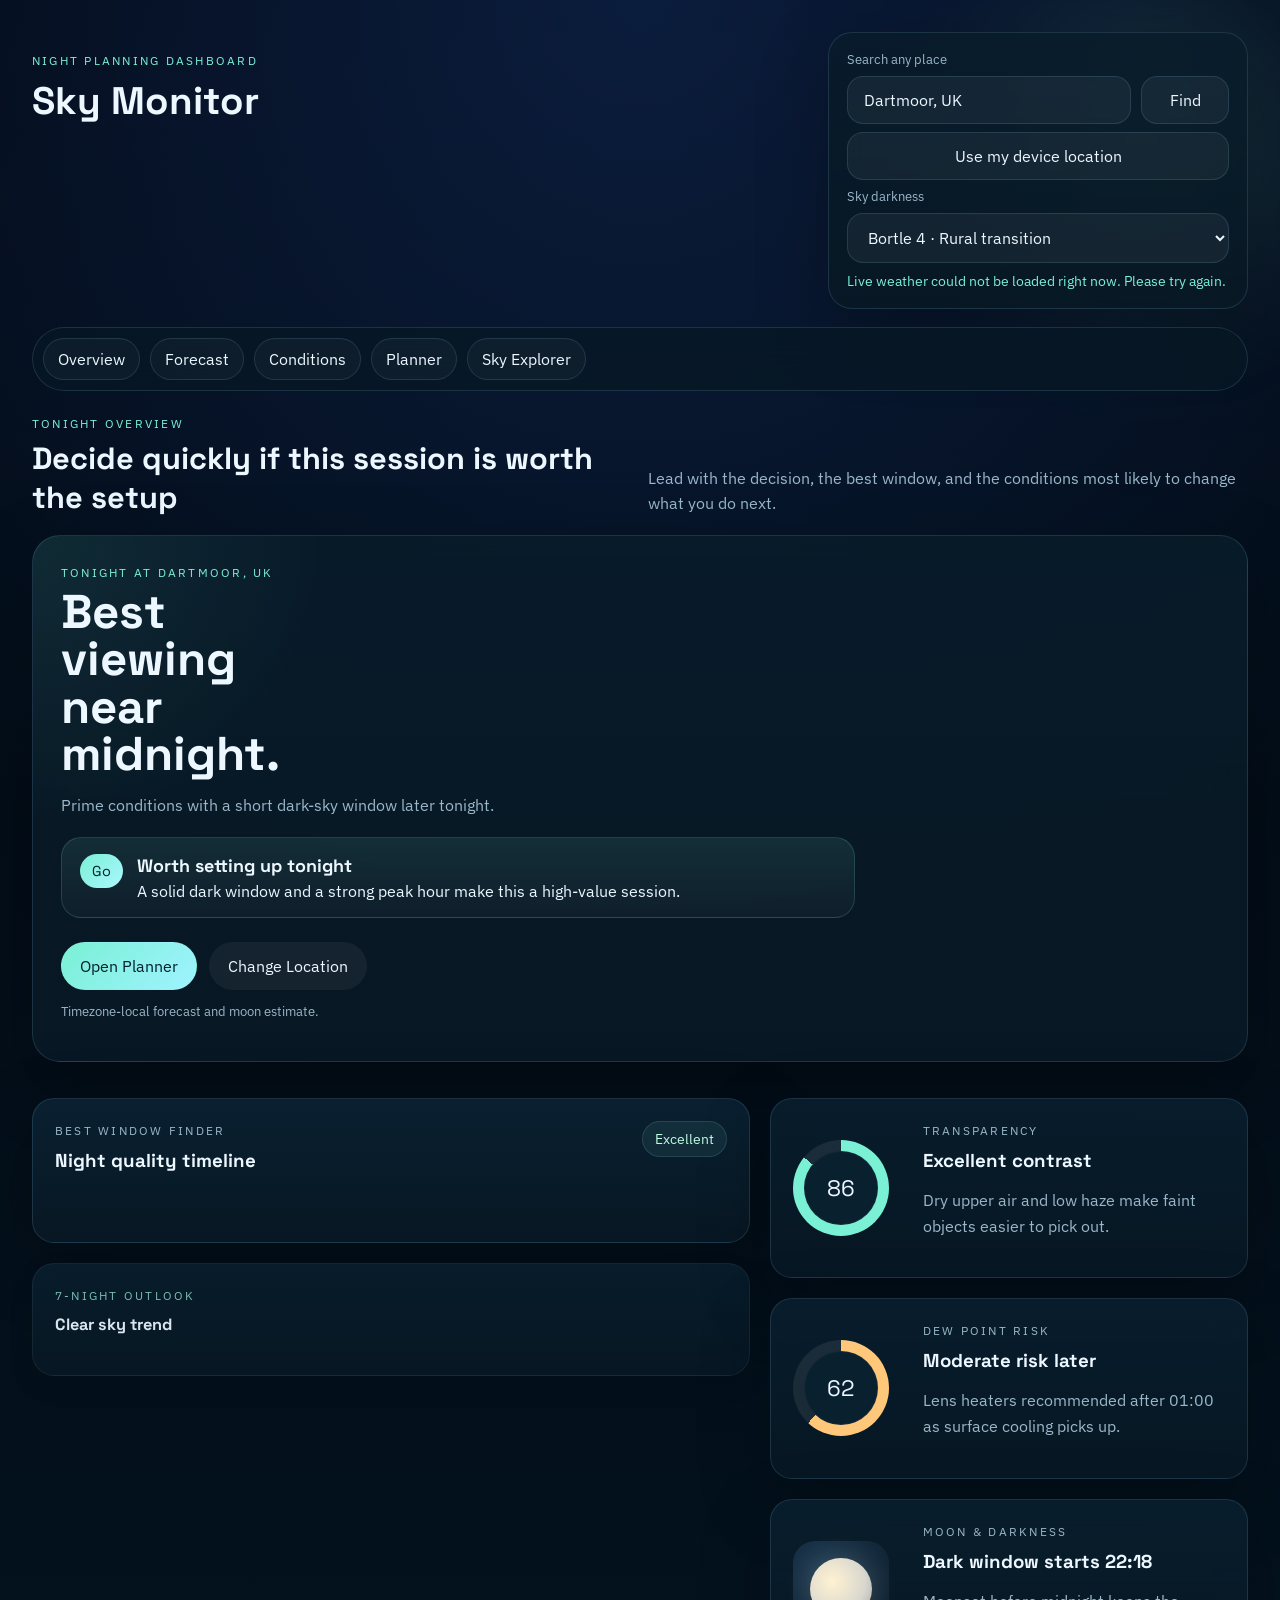
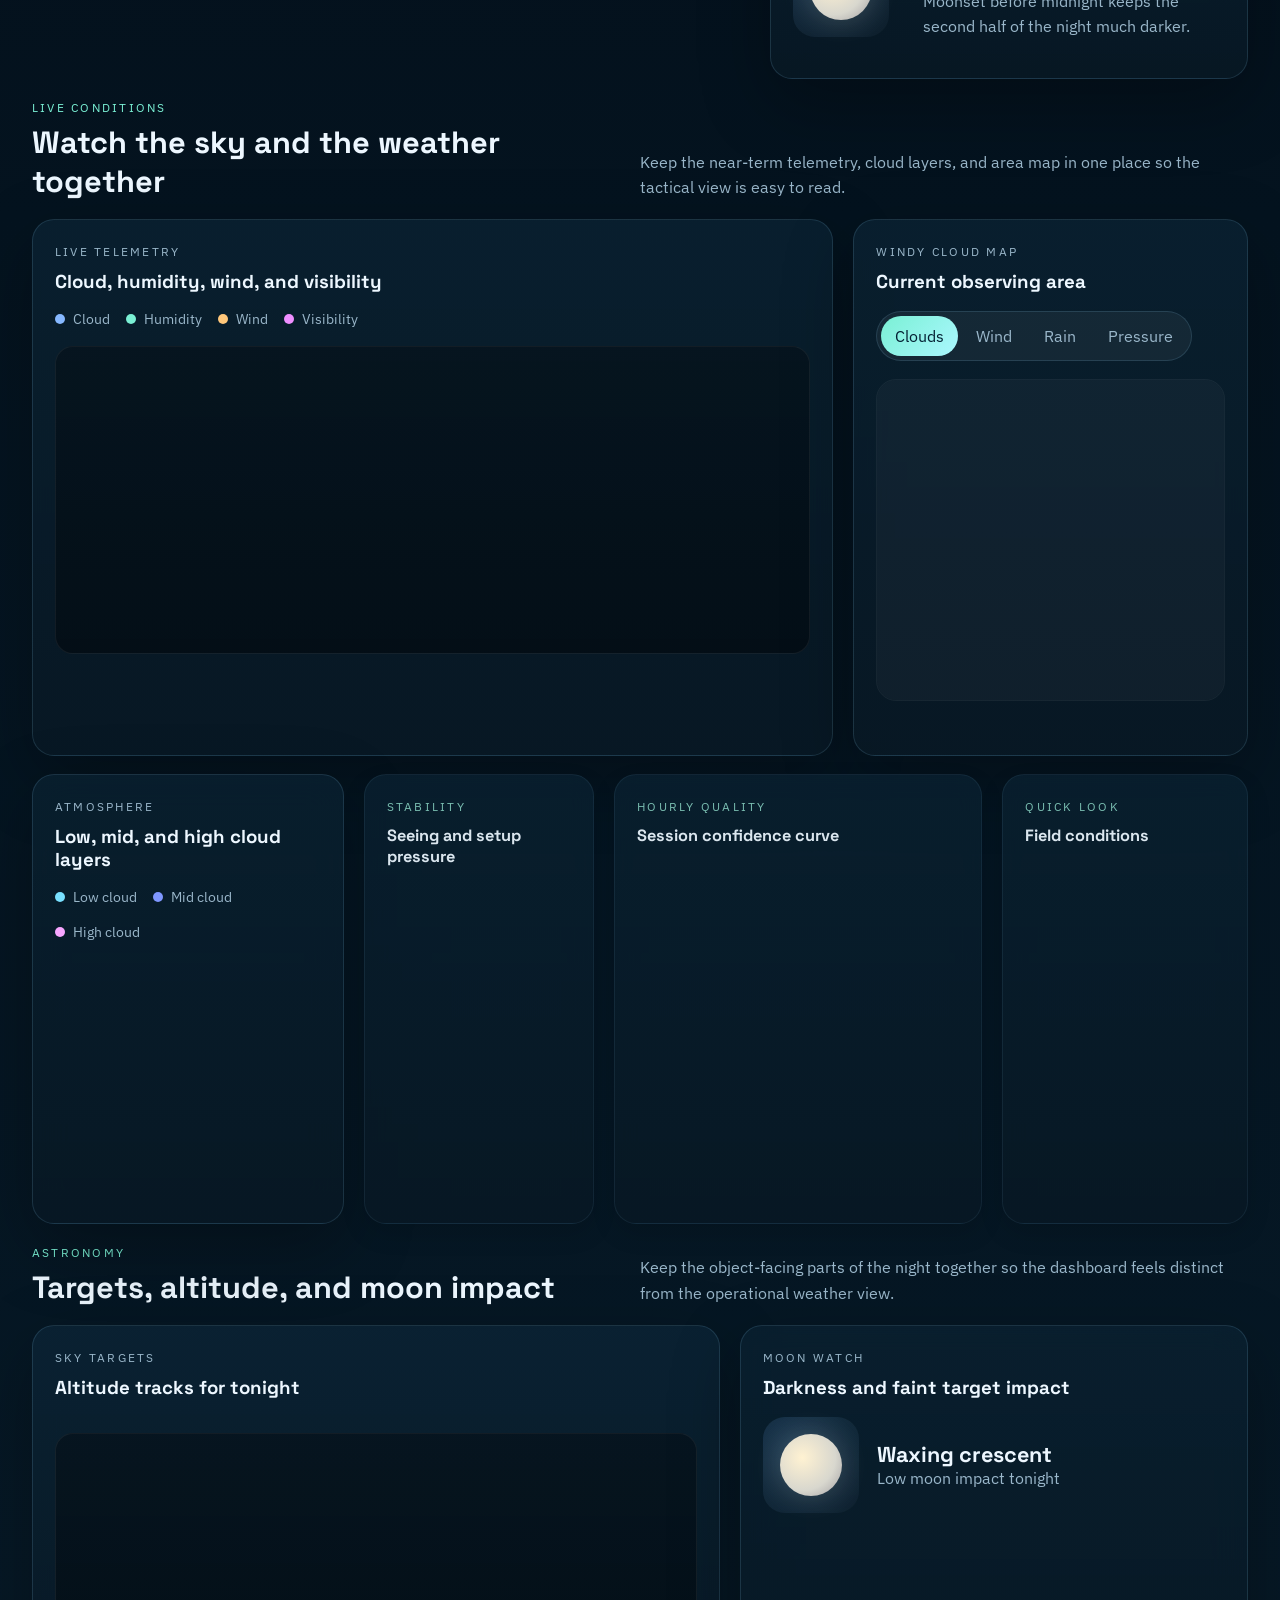
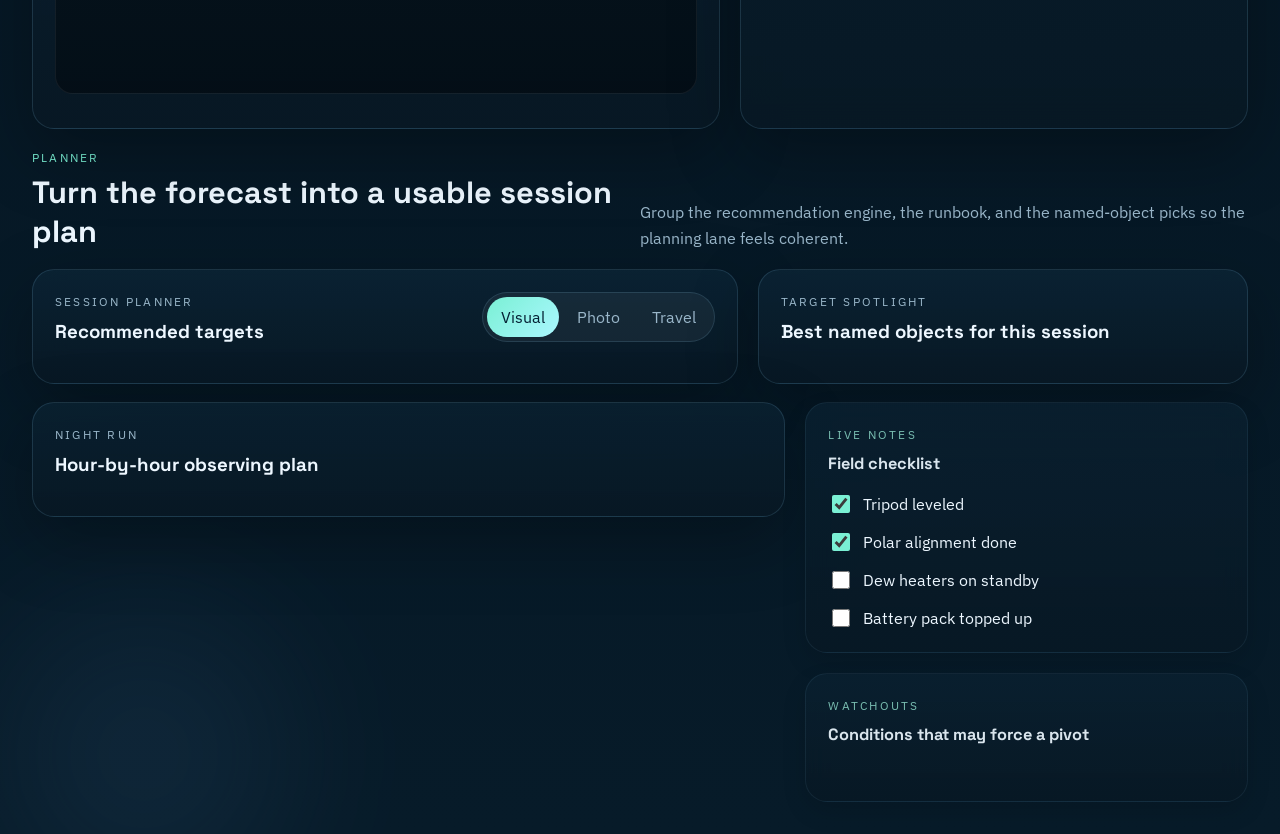
<file: index.html>
<!DOCTYPE html>
<html lang="en">
  <head>
    <meta charset="UTF-8" />
    <meta name="viewport" content="width=device-width, initial-scale=1.0" />
    <title>Sky Monitor</title>
    <link rel="preconnect" href="https://fonts.googleapis.com" />
    <link rel="preconnect" href="https://fonts.gstatic.com" crossorigin />
    <link
      href="https://fonts.googleapis.com/css2?family=Space+Grotesk:wght@400;500;700&family=IBM+Plex+Sans:wght@400;500;600&display=swap"
      rel="stylesheet"
    />
    <link rel="stylesheet" href="styles.css?v=20260606c" />
  </head>
  <body>
    <div class="page-shell">
      <div class="aurora aurora-a"></div>
      <div class="aurora aurora-b"></div>
      <header class="topbar">
        <div class="brand-block">
          <p class="eyebrow">Night Planning Dashboard</p>
          <h1>Sky Monitor</h1>
        </div>
        <div class="controls">
          <form class="search-form" id="search-form">
            <label for="location-query" class="search-label">Search any place</label>
            <div class="search-row">
              <input
                id="location-query"
                name="location-query"
                type="text"
                placeholder="Search city or region"
                autocomplete="off"
              />
              <button type="submit" class="secondary search-button">Find</button>
            </div>
            <button type="button" class="secondary location-device-button" id="device-location-button">
              Use my device location
            </button>
            <label for="bortle-select" class="search-label">Sky darkness</label>
            <select id="bortle-select" class="bortle-select">
              <option value="1">Bortle 1 · Pristine dark sky</option>
              <option value="2">Bortle 2 · Excellent dark site</option>
              <option value="3">Bortle 3 · Rural sky</option>
              <option value="4">Bortle 4 · Rural transition</option>
              <option value="5">Bortle 5 · Suburban transition</option>
              <option value="6">Bortle 6 · Bright suburban</option>
              <option value="7">Bortle 7 · Suburban / urban</option>
              <option value="8">Bortle 8 · City sky</option>
              <option value="9">Bortle 9 · Inner-city sky</option>
            </select>
            <p class="search-status" id="search-status">Live forecast data powered by Open-Meteo.</p>
          </form>
        </div>
        <nav class="topnav" aria-label="Primary">
          <a href="#overview">Overview</a>
          <a href="#forecast">Forecast</a>
          <a href="#conditions">Conditions</a>
          <a href="#planner">Planner</a>
          <a href="sky-explorer.html">Sky Explorer</a>
        </nav>
      </header>

      <main class="dashboard">
        <section class="dashboard-block overview-block" id="overview" data-collapsible-block>
          <div class="block-head">
            <div>
              <p class="eyebrow">Tonight Overview</p>
              <h2>Decide quickly if this session is worth the setup</h2>
            </div>
            <p class="block-copy">Lead with the decision, the best window, and the conditions most likely to change what you do next.</p>
            <button type="button" class="block-toggle" data-block-toggle aria-expanded="true" aria-controls="overview-content">
              Collapse
            </button>
          </div>
          <div class="dashboard-block-content" id="overview-content">

          <section class="hero card">
            <div class="hero-copy">
              <p class="eyebrow" id="hero-eyebrow">Tonight at Dartmoor, UK</p>
              <h2 id="hero-title">Best viewing near midnight.</h2>
              <p class="hero-text" id="hero-text">Prime conditions with a short dark-sky window later tonight.</p>
              <div class="verdict-card" id="verdict-card">
                <span class="verdict-chip" id="verdict-chip">Go</span>
                <div class="verdict-copy">
                  <strong id="verdict-title">Worth setting up tonight</strong>
                  <p id="verdict-body">A solid dark window and a strong peak hour make this a high-value session.</p>
                </div>
              </div>
              <div class="hero-actions">
                <button type="button" class="primary" id="plan-button">Open Planner</button>
                <button type="button" class="secondary" id="location-button">Change Location</button>
              </div>
              <p class="source-note" id="source-note">Timezone-local forecast and moon estimate.</p>
            </div>
            <div class="hero-stats" id="hero-stats"></div>
          </section>

          <article class="card panel mobile-priority-card" id="mobile-priority-card">
            <div class="panel-head">
              <div>
                <p class="eyebrow">Tonight Pick</p>
                <h3>One target to center the session around</h3>
              </div>
            </div>
            <div class="mobile-priority-copy" id="mobile-priority"></div>
          </article>

          <button
            type="button"
            class="overview-detail-toggle"
            id="overview-detail-toggle"
            aria-expanded="false"
            aria-controls="overview-details"
          >
            Show more signals
          </button>

          <div class="overview-details" id="overview-details">
          <section class="status-strip" id="status-strip" aria-label="Live status strip"></section>

          <div class="overview-grid">
            <section class="forecast-grid" id="forecast">
              <article class="card panel wide">
                <div class="panel-head">
                  <div>
                    <p class="eyebrow">Best Window Finder</p>
                    <h3>Night quality timeline</h3>
                  </div>
                  <span class="badge good" id="quality-badge">Excellent</span>
                </div>
                <div class="timeline" aria-label="Night quality timeline">
                  <div class="timeline-row labels" id="timeline-labels">
                  </div>
                  <div class="timeline-row bars" id="timeline-bars">
                  </div>
                </div>
                <p class="panel-note" id="quality-note"></p>
              </article>

              <article class="card panel support-panel">
                <div class="panel-head">
                  <div>
                    <p class="eyebrow">7-Night Outlook</p>
                    <h3>Clear sky trend</h3>
                  </div>
                </div>
                <ul class="mini-forecast" id="forecast-list"></ul>
              </article>
            </section>

            <section class="conditions-grid" id="conditions">
              <article class="card panel metric">
                <div class="ring" style="--value: 86">
                  <span id="transparency-score">86</span>
                </div>
                <div>
                  <p class="eyebrow">Transparency</p>
                  <h3 id="transparency-title">Excellent contrast</h3>
                  <p id="transparency-body">Dry upper air and low haze make faint objects easier to pick out.</p>
                </div>
              </article>

              <article class="card panel metric">
                <div class="ring warm" style="--value: 62">
                  <span id="dew-score">62</span>
                </div>
                <div>
                  <p class="eyebrow">Dew Point Risk</p>
                  <h3 id="dew-title">Moderate risk later</h3>
                  <p id="dew-body">Lens heaters recommended after 01:00 as surface cooling picks up.</p>
                </div>
              </article>

              <article class="card panel metric">
                <div class="moon-card">
                  <div class="moon"></div>
                </div>
                <div>
                  <p class="eyebrow">Moon & Darkness</p>
                  <h3 id="dark-title">Dark window starts 22:18</h3>
                  <p id="dark-body">Moonset before midnight keeps the second half of the night much darker.</p>
                </div>
              </article>
            </section>
          </div>
          </div>
          </div>
        </section>

        <section class="dashboard-block live-block is-collapsed" id="live-conditions" data-collapsible-block>
          <div class="block-head">
            <div>
              <p class="eyebrow">Live Conditions</p>
              <h2>Watch the sky and the weather together</h2>
            </div>
            <p class="block-copy">Keep the near-term telemetry, cloud layers, and area map in one place so the tactical view is easy to read.</p>
            <button type="button" class="block-toggle" data-block-toggle aria-expanded="false" aria-controls="live-conditions-content">
              Expand
            </button>
          </div>
          <div class="dashboard-block-content" id="live-conditions-content">

          <section class="telemetry-grid">
          <article class="card panel telemetry-panel">
            <div class="panel-head">
              <div>
                <p class="eyebrow">Live Telemetry</p>
                <h3>Cloud, humidity, wind, and visibility</h3>
              </div>
            </div>
            <div class="chart-legend" id="chart-legend">
              <span><i class="legend-dot cloud"></i>Cloud</span>
              <span><i class="legend-dot humidity"></i>Humidity</span>
              <span><i class="legend-dot wind"></i>Wind</span>
              <span><i class="legend-dot visibility"></i>Visibility</span>
            </div>
            <div class="trend-chart-wrap">
              <svg id="trend-chart" class="trend-chart" viewBox="0 0 640 260" role="img" aria-label="Live telemetry chart"></svg>
            </div>
            <div class="trend-axis" id="trend-axis"></div>
          </article>

          <article class="card panel map-panel">
            <div class="panel-head">
              <div>
                <p class="eyebrow">Windy Cloud Map</p>
                <h3>Current observing area</h3>
              </div>
            </div>
            <div class="map-toolbar">
              <div class="segmented-control map-control" aria-label="Map layer">
                <button type="button" data-map-overlay="clouds" class="is-active">Clouds</button>
                <button type="button" data-map-overlay="wind">Wind</button>
                <button type="button" data-map-overlay="rain">Rain</button>
                <button type="button" data-map-overlay="pressure">Pressure</button>
              </div>
            </div>
            <div class="map-frame-wrap">
              <iframe
                id="location-map"
                title="Location map"
                loading="lazy"
                referrerpolicy="no-referrer-when-downgrade"
              ></iframe>
            </div>
            <div class="map-spotlight" id="map-spotlight"></div>
            <div class="map-meta" id="map-meta"></div>
          </article>
          </section>

          <div class="live-support-grid">
            <section class="atmosphere-grid">
              <article class="card panel atmosphere-panel">
                <div class="panel-head">
                  <div>
                    <p class="eyebrow">Atmosphere</p>
                    <h3>Low, mid, and high cloud layers</h3>
                  </div>
                </div>
                <div class="chart-legend" id="atmosphere-legend">
                  <span><i class="legend-dot low-cloud"></i>Low cloud</span>
                  <span><i class="legend-dot mid-cloud"></i>Mid cloud</span>
                  <span><i class="legend-dot high-cloud"></i>High cloud</span>
                </div>
                <div class="layer-chart" id="layer-chart" aria-label="Cloud layer breakdown"></div>
                <div class="trend-axis" id="layer-axis"></div>
              </article>

              <article class="card panel seeing-panel support-panel">
                <div class="panel-head">
                  <div>
                    <p class="eyebrow">Stability</p>
                    <h3>Seeing and setup pressure</h3>
                  </div>
                </div>
                <div class="seeing-grid" id="seeing-grid"></div>
                <p class="panel-note" id="seeing-note"></p>
              </article>
            </section>

            <section class="insight-grid">
              <article class="card panel support-panel">
                <div class="panel-head">
                  <div>
                    <p class="eyebrow">Hourly Quality</p>
                    <h3>Session confidence curve</h3>
                  </div>
                </div>
                <div class="chart-bars" id="chart-bars" aria-label="Hourly quality chart"></div>
              </article>

              <article class="card panel support-panel">
                <div class="panel-head">
                  <div>
                    <p class="eyebrow">Quick Look</p>
                    <h3>Field conditions</h3>
                  </div>
                </div>
                <div class="quicklook-grid" id="quicklook"></div>
              </article>
            </section>
          </div>
          </div>
        </section>

        <section class="dashboard-block astronomy-block is-collapsed" id="astronomy" data-collapsible-block>
          <div class="block-head">
            <div>
              <p class="eyebrow">Astronomy</p>
              <h2>Targets, altitude, and moon impact</h2>
            </div>
            <p class="block-copy">Keep the object-facing parts of the night together so the dashboard feels distinct from the operational weather view.</p>
            <button type="button" class="block-toggle" data-block-toggle aria-expanded="false" aria-controls="astronomy-content">
              Expand
            </button>
          </div>
          <div class="dashboard-block-content" id="astronomy-content">

          <section class="astronomy-grid">
          <article class="card panel target-panel">
            <div class="panel-head">
              <div>
                <p class="eyebrow">Sky Targets</p>
                <h3>Altitude tracks for tonight</h3>
              </div>
            </div>
            <div class="chart-legend" id="target-legend"></div>
            <div class="trend-chart-wrap">
              <svg id="target-chart" class="trend-chart" viewBox="0 0 640 260" role="img" aria-label="Target altitude chart"></svg>
            </div>
            <div class="trend-axis" id="target-axis"></div>
          </article>

          <article class="card panel moonwatch-panel">
            <div class="panel-head">
              <div>
                <p class="eyebrow">Moon Watch</p>
                <h3>Darkness and faint target impact</h3>
              </div>
            </div>
            <div class="moonwatch-phase">
              <div class="moon-card">
                <div class="moon"></div>
              </div>
              <div class="moonwatch-copy">
                <strong id="moonwatch-title">Waxing crescent</strong>
                <span id="moonwatch-subtitle">Low moon impact tonight</span>
              </div>
            </div>
            <div class="moonwatch-grid" id="moonwatch-grid"></div>
            <p class="panel-note" id="moonwatch-note"></p>
          </article>
          </section>
          </div>
        </section>

        <section class="dashboard-block planner-block is-collapsed" id="planner" data-collapsible-block>
          <div class="block-head">
            <div>
              <p class="eyebrow">Planner</p>
              <h2>Turn the forecast into a usable session plan</h2>
            </div>
            <p class="block-copy">Group the recommendation engine, the runbook, and the named-object picks so the planning lane feels coherent.</p>
            <button type="button" class="block-toggle" data-block-toggle aria-expanded="false" aria-controls="planner-content">
              Expand
            </button>
          </div>
          <div class="dashboard-block-content" id="planner-content">

          <section class="planner-grid">
            <article class="card panel checklist">
              <div class="panel-head">
                <div>
                  <p class="eyebrow">Session Planner</p>
                  <h3>Recommended targets</h3>
                </div>
                <div class="segmented-control" aria-label="Planning mode">
                  <button type="button" data-mode="visual" class="is-active">Visual</button>
                  <button type="button" data-mode="photo">Photo</button>
                  <button type="button" data-mode="travel">Travel</button>
                </div>
              </div>
              <ul id="target-list"></ul>
            </article>

            <article class="card panel spotlight-panel planner-spotlight">
              <div class="panel-head">
                <div>
                  <p class="eyebrow">Target Spotlight</p>
                  <h3>Best named objects for this session</h3>
                </div>
              </div>
              <div class="spotlight-list" id="spotlight-list"></div>
            </article>
          </section>

          <section class="runbook-grid">
            <article class="card panel runbook-panel">
              <div class="panel-head">
                <div>
                  <p class="eyebrow">Night Run</p>
                  <h3>Hour-by-hour observing plan</h3>
                </div>
              </div>
              <div class="runbook-list" id="runbook-list"></div>
            </article>

            <div class="planner-side-stack">
              <article class="card panel support-panel">
                <div class="panel-head">
                  <div>
                    <p class="eyebrow">Live Notes</p>
                    <h3>Field checklist</h3>
                  </div>
                </div>
                <div class="notes">
                  <label><input type="checkbox" checked /> Tripod leveled</label>
                  <label><input type="checkbox" checked /> Polar alignment done</label>
                  <label><input type="checkbox" /> Dew heaters on standby</label>
                  <label><input type="checkbox" /> Battery pack topped up</label>
                </div>
              </article>

              <article class="card panel alerts-panel support-panel">
                <div class="panel-head">
                  <div>
                    <p class="eyebrow">Watchouts</p>
                    <h3>Conditions that may force a pivot</h3>
                  </div>
                </div>
                <div class="alerts-list" id="alerts-list"></div>
                <p class="panel-note" id="alerts-note"></p>
              </article>
            </div>
          </section>
          </div>
        </section>
      </main>
    </div>

    <script src="script.js?v=20260606c"></script>
  </body>
</html>
</file>
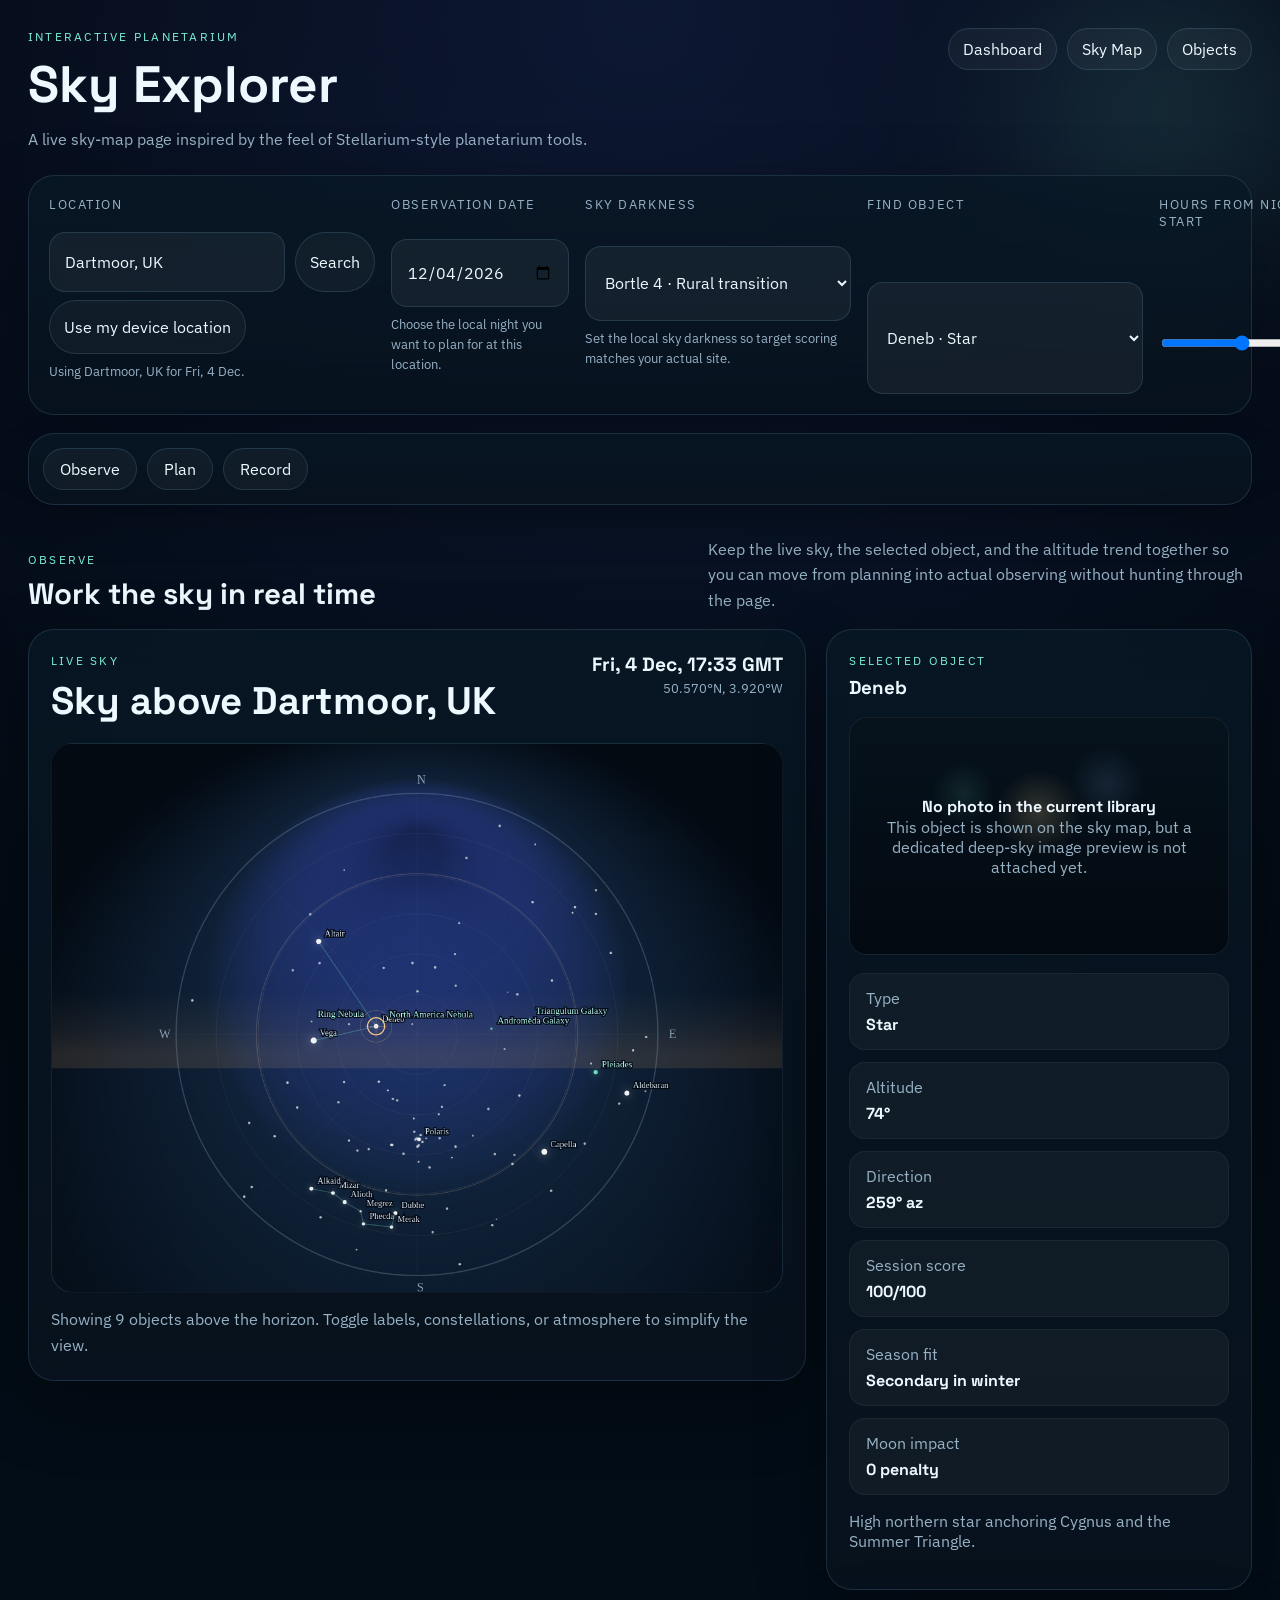
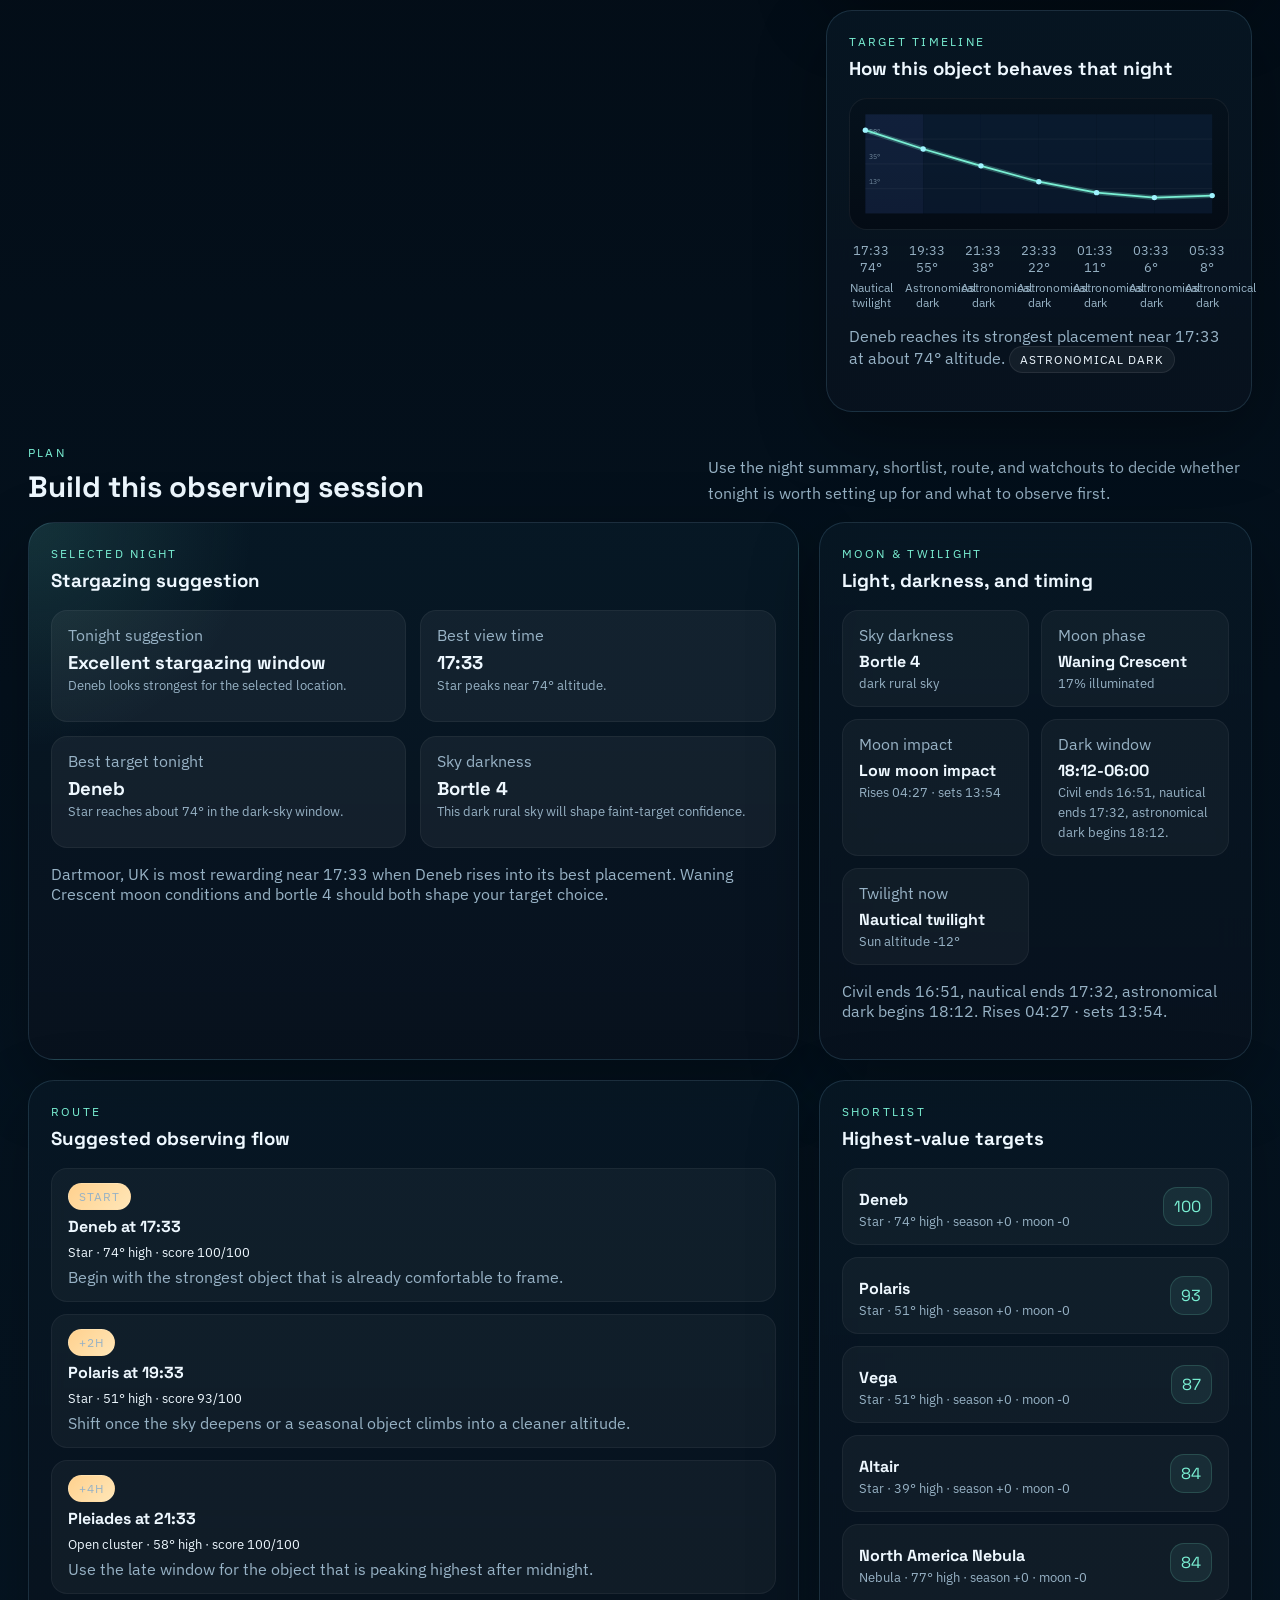
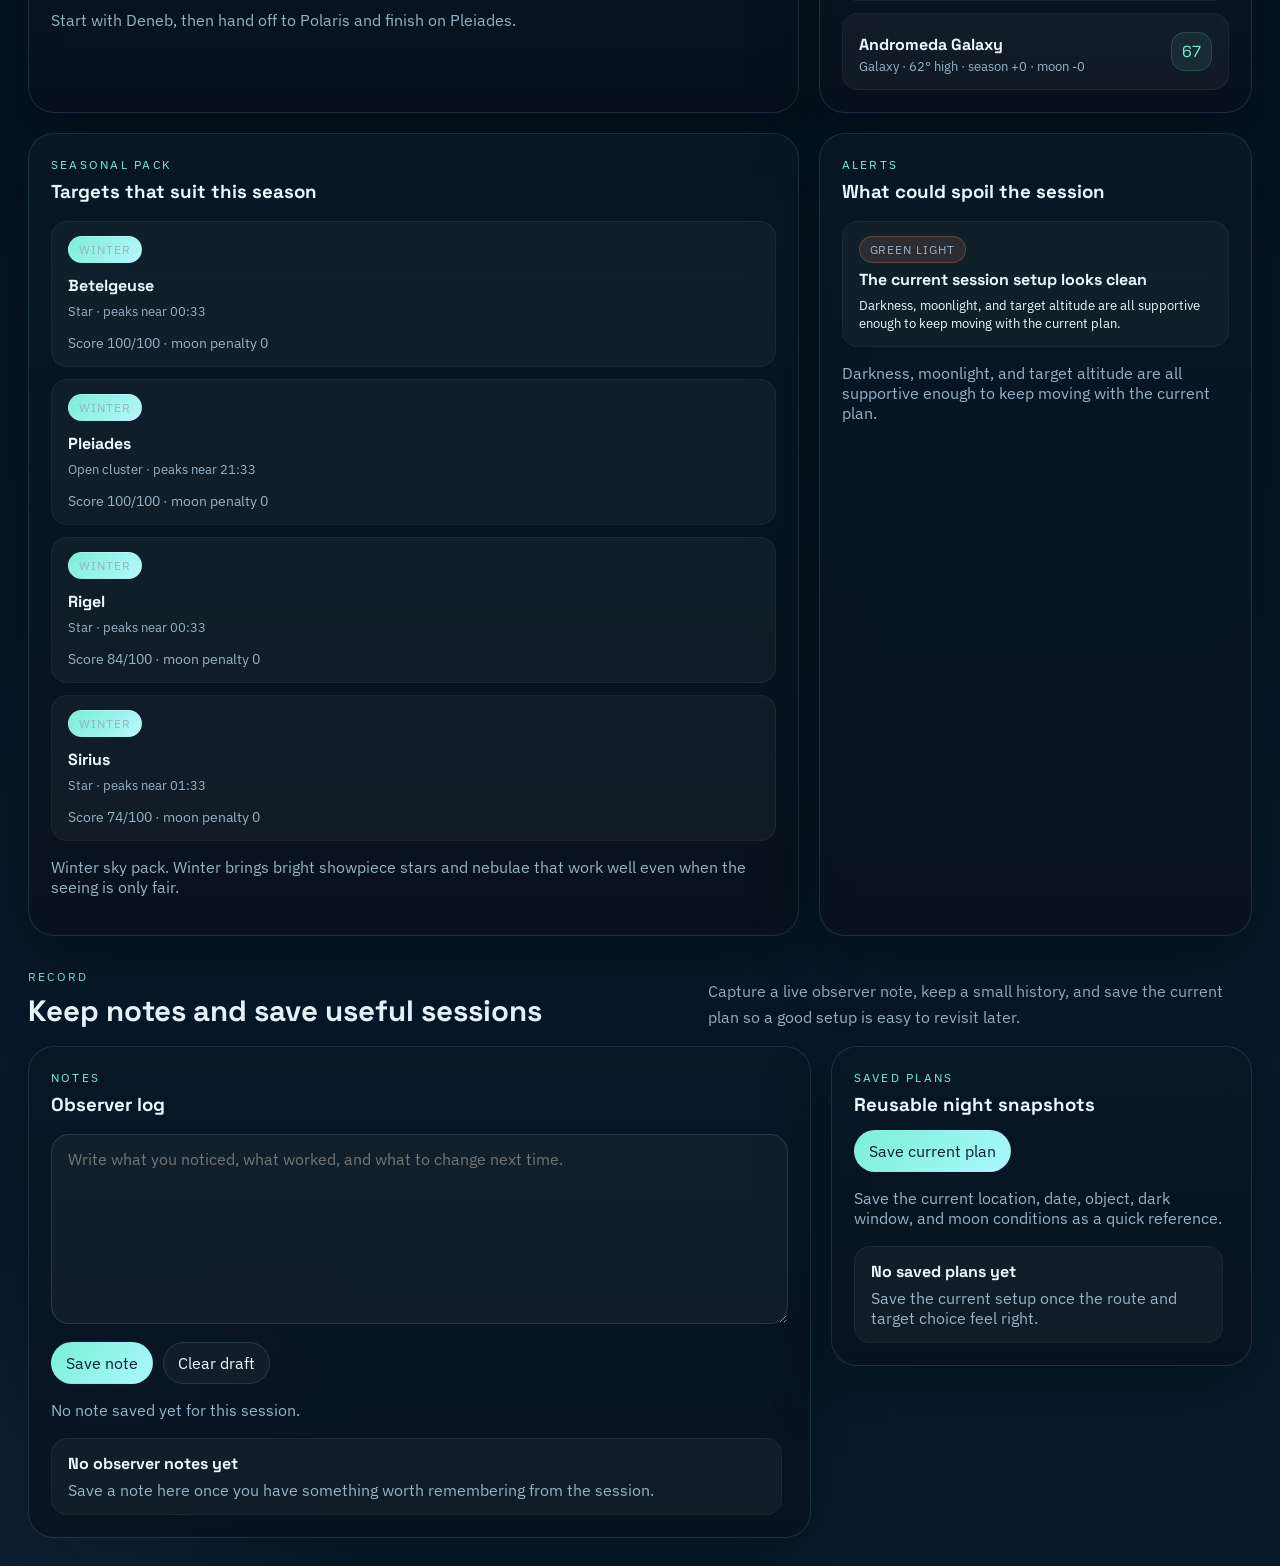
<file: sky-explorer.html>
<!DOCTYPE html>
<html lang="en">
  <head>
    <meta charset="UTF-8" />
    <meta name="viewport" content="width=device-width, initial-scale=1.0" />
    <title>Sky Explorer</title>
    <link rel="preconnect" href="https://fonts.googleapis.com" />
    <link rel="preconnect" href="https://fonts.gstatic.com" crossorigin />
    <link
      href="https://fonts.googleapis.com/css2?family=Space+Grotesk:wght@400;500;700&family=IBM+Plex+Sans:wght@400;500;600&display=swap"
      rel="stylesheet"
    />
    <link rel="stylesheet" href="sky-explorer.css?v=20260606a" />
  </head>
  <body>
    <div class="sky-shell">
      <div class="glow glow-a"></div>
      <div class="glow glow-b"></div>

      <header class="sky-topbar">
        <div>
          <p class="eyebrow">Interactive Planetarium</p>
          <h1>Sky Explorer</h1>
          <p class="subcopy">A live sky-map page inspired by the feel of Stellarium-style planetarium tools.</p>
        </div>
        <nav class="sky-nav" aria-label="Primary">
          <a href="index.html">Dashboard</a>
          <a href="#sky-stage">Sky Map</a>
          <a href="#sky-sidebar">Objects</a>
        </nav>
      </header>

      <main class="sky-layout">
        <section class="control-bar card">
          <label class="field">
            <span>Location</span>
            <div class="location-row">
              <input id="explorer-location" type="text" placeholder="Search city or region" />
              <button type="button" class="pill location-search-button" id="location-search-button">Search</button>
            </div>
            <button type="button" class="pill location-pill" id="device-location-button">Use my device location</button>
            <small class="field-note" id="location-status">Search for a place or use your current device location.</small>
          </label>

          <label class="field">
            <span>Observation date</span>
            <input id="observation-date" type="date" />
            <small class="field-note">Choose the local night you want to plan for at this location.</small>
          </label>

          <label class="field">
            <span>Sky darkness</span>
            <select id="bortle-select">
              <option value="1">Bortle 1 · Pristine</option>
              <option value="2">Bortle 2 · Excellent dark site</option>
              <option value="3">Bortle 3 · Rural sky</option>
              <option value="4">Bortle 4 · Rural transition</option>
              <option value="5">Bortle 5 · Suburban transition</option>
              <option value="6">Bortle 6 · Bright suburban</option>
              <option value="7">Bortle 7 · Suburban / urban</option>
              <option value="8">Bortle 8 · City sky</option>
              <option value="9">Bortle 9 · Inner city</option>
            </select>
            <small class="field-note">Set the local sky darkness so target scoring matches your actual site.</small>
          </label>

          <label class="field field-wide">
            <span>Find object</span>
            <select id="object-select"></select>
          </label>

          <label class="field">
            <span>Hours from night start</span>
            <input id="time-slider" type="range" min="-12" max="12" step="1" value="0" />
          </label>

          <div class="control-actions">
            <button type="button" class="pill is-active" data-toggle="labels">Labels</button>
            <button type="button" class="pill is-active" data-toggle="constellations">Constellations</button>
            <button type="button" class="pill is-active" data-toggle="atmosphere">Atmosphere</button>
            <button type="button" class="pill" id="reset-time">Night start</button>
          </div>
        </section>

        <nav class="workflow-nav card" aria-label="Explorer workflow">
          <a href="#observe-section">Observe</a>
          <a href="#plan-section">Plan</a>
          <a href="#record-section">Record</a>
        </nav>

        <section class="workspace-section" id="observe-section">
          <div class="section-heading">
            <div>
              <p class="eyebrow">Observe</p>
              <h2>Work the sky in real time</h2>
            </div>
            <p class="section-copy">Keep the live sky, the selected object, and the altitude trend together so you can move from planning into actual observing without hunting through the page.</p>
          </div>
          <div class="section-grid section-grid-observe">
            <article class="sky-stage card observe-primary" id="sky-stage">
              <div class="stage-head">
                <div>
                  <p class="eyebrow">Live Sky</p>
                  <h2 id="stage-title">Sky above Dartmoor, UK</h2>
                </div>
                <div class="stage-meta">
                  <strong id="stage-time">Now</strong>
                  <small id="stage-coords">50.570°N, 3.920°W</small>
                </div>
              </div>
              <div class="canvas-wrap">
                <canvas id="sky-canvas" width="1200" height="900" aria-label="Interactive sky map"></canvas>
              </div>
              <div class="canvas-footer" id="canvas-footer"></div>
            </article>

            <aside class="observe-stack" id="sky-sidebar">
              <article class="card panel info-panel observe-focus">
                <div class="panel-head">
                  <div>
                    <p class="eyebrow">Selected Object</p>
                    <h3 id="object-title">Andromeda Galaxy</h3>
                  </div>
                </div>
                <div class="object-photo-wrap" id="object-photo-wrap"></div>
                <div class="info-grid" id="object-info"></div>
                <p class="panel-note" id="object-note"></p>
              </article>

              <article class="card panel timeline-panel observe-focus">
                <div class="panel-head">
                  <div>
                    <p class="eyebrow">Target Timeline</p>
                    <h3>How this object behaves that night</h3>
                  </div>
                </div>
                <div class="timeline-chart-wrap">
                  <svg id="target-timeline" class="timeline-chart" viewBox="0 0 640 220" aria-label="Selected target altitude timeline"></svg>
                </div>
                <div class="timeline-axis" id="timeline-axis"></div>
                <p class="panel-note" id="timeline-note"></p>
              </article>
            </aside>
          </div>
        </section>

        <section class="workspace-section" id="plan-section">
          <div class="section-heading">
            <div>
              <p class="eyebrow">Plan</p>
              <h2>Build this observing session</h2>
            </div>
            <p class="section-copy">Use the night summary, shortlist, route, and watchouts to decide whether tonight is worth setting up for and what to observe first.</p>
          </div>
          <div class="section-grid section-grid-plan">
            <article class="card panel tonight-panel plan-hero">
              <div class="panel-head">
                <div>
                  <p class="eyebrow">Selected Night</p>
                  <h3>Stargazing suggestion</h3>
                </div>
              </div>
              <div class="tonight-grid" id="tonight-grid"></div>
              <p class="panel-note" id="tonight-note"></p>
            </article>

            <article class="card panel astronomy-panel plan-context">
              <div class="panel-head">
                <div>
                  <p class="eyebrow">Moon & Twilight</p>
                  <h3>Light, darkness, and timing</h3>
                </div>
              </div>
              <div class="astronomy-grid" id="astronomy-grid"></div>
              <p class="panel-note" id="astronomy-note"></p>
            </article>

            <article class="card panel route-panel plan-route">
              <div class="panel-head">
                <div>
                  <p class="eyebrow">Route</p>
                  <h3>Suggested observing flow</h3>
                </div>
              </div>
              <div class="route-list" id="route-list"></div>
              <p class="panel-note" id="route-note"></p>
            </article>

            <article class="card panel visible-panel plan-shortlist">
              <div class="panel-head">
                <div>
                  <p class="eyebrow">Shortlist</p>
                  <h3>Highest-value targets</h3>
                </div>
              </div>
              <div class="visible-list" id="visible-list"></div>
            </article>

            <article class="card panel seasonal-panel plan-support plan-support-a">
              <div class="panel-head">
                <div>
                  <p class="eyebrow">Seasonal Pack</p>
                  <h3>Targets that suit this season</h3>
                </div>
              </div>
              <div class="seasonal-list" id="seasonal-list"></div>
              <p class="panel-note" id="seasonal-note"></p>
            </article>

            <article class="card panel alerts-panel plan-support plan-support-b">
              <div class="panel-head">
                <div>
                  <p class="eyebrow">Alerts</p>
                  <h3>What could spoil the session</h3>
                </div>
              </div>
              <div class="alerts-list" id="alerts-list"></div>
              <p class="panel-note" id="alerts-note"></p>
            </article>
          </div>
        </section>

        <section class="workspace-section" id="record-section">
          <div class="section-heading">
            <div>
              <p class="eyebrow">Record</p>
              <h2>Keep notes and save useful sessions</h2>
            </div>
            <p class="section-copy">Capture a live observer note, keep a small history, and save the current plan so a good setup is easy to revisit later.</p>
          </div>
          <div class="section-grid section-grid-record">
            <article class="card panel notes-panel record-primary">
              <div class="panel-head">
                <div>
                  <p class="eyebrow">Notes</p>
                  <h3>Observer log</h3>
                </div>
              </div>
              <textarea id="session-note" class="record-textarea" placeholder="Write what you noticed, what worked, and what to change next time."></textarea>
              <div class="record-actions">
                <button type="button" class="pill is-active" id="save-note-button">Save note</button>
                <button type="button" class="pill" id="clear-note-button">Clear draft</button>
              </div>
              <p class="panel-note" id="record-status">No note saved yet for this session.</p>
              <div class="record-list" id="notes-list"></div>
            </article>

            <article class="card panel plans-panel record-secondary">
              <div class="panel-head">
                <div>
                  <p class="eyebrow">Saved Plans</p>
                  <h3>Reusable night snapshots</h3>
                </div>
              </div>
              <div class="record-actions">
                <button type="button" class="pill is-active" id="save-plan-button">Save current plan</button>
              </div>
              <p class="panel-note" id="plans-note">Save the current location, date, object, dark window, and moon conditions as a quick reference.</p>
              <div class="record-list" id="plans-list"></div>
            </article>
          </div>
        </section>
      </main>
    </div>

    <script src="sky-explorer.js?v=20260606a"></script>
  </body>
</html>
</file>
<file: styles.css>
:root {
  --bg: #04131f;
  --bg-soft: rgba(7, 29, 44, 0.78);
  --panel: rgba(9, 28, 43, 0.72);
  --panel-strong: rgba(8, 24, 36, 0.92);
  --line: rgba(152, 216, 255, 0.14);
  --text: #edf7ff;
  --muted: #9ab7ca;
  --accent: #7af0d4;
  --accent-2: #74b7ff;
  --warm: #ffc77a;
  --shadow: 0 24px 70px rgba(0, 0, 0, 0.28);
}

* {
  box-sizing: border-box;
}

html {
  scroll-behavior: smooth;
}

body {
  margin: 0;
  min-height: 100vh;
  font-family: "IBM Plex Sans", sans-serif;
  color: var(--text);
  background:
    radial-gradient(circle at top, rgba(51, 122, 255, 0.18), transparent 25%),
    linear-gradient(180deg, #020812 0%, #04131f 45%, #071b29 100%);
}

button,
a {
  transition: transform 180ms ease, background-color 180ms ease, border-color 180ms ease,
    color 180ms ease, opacity 180ms ease;
}

.page-shell {
  position: relative;
  overflow: hidden;
  min-height: 100vh;
  padding: 32px;
}

.aurora {
  position: absolute;
  inset: auto;
  width: 34rem;
  height: 34rem;
  filter: blur(60px);
  opacity: 0.42;
  pointer-events: none;
}

.aurora-a {
  top: -8rem;
  right: -9rem;
  background: radial-gradient(circle, rgba(122, 240, 212, 0.45), transparent 60%);
}

.aurora-b {
  bottom: -12rem;
  left: -8rem;
  background: radial-gradient(circle, rgba(116, 183, 255, 0.24), transparent 58%);
}

.topbar,
.dashboard {
  position: relative;
  z-index: 1;
}

.topbar {
  display: grid;
  grid-template-columns: minmax(0, 1fr) minmax(360px, 420px);
  grid-template-areas:
    "brand controls"
    "nav nav";
  align-items: start;
  gap: 18px 24px;
  margin: 0 auto 24px;
  max-width: 1280px;
}

.topbar h1,
.hero h2,
.panel h3 {
  margin: 0;
  font-family: "Space Grotesk", sans-serif;
}

.topbar h1 {
  font-size: clamp(2rem, 3vw, 2.8rem);
}

.brand-block {
  grid-area: brand;
  padding: 20px 22px 10px 0;
}

.controls {
  grid-area: controls;
  display: grid;
  gap: 12px;
  min-width: min(100%, 420px);
  padding: 18px;
  border-radius: 24px;
  border: 1px solid var(--line);
  background: linear-gradient(180deg, rgba(8, 28, 42, 0.84), rgba(8, 24, 36, 0.92));
  box-shadow: var(--shadow);
  backdrop-filter: blur(18px);
}

.search-form {
  display: grid;
  gap: 8px;
}

.search-label,
.source-note {
  color: var(--muted);
  font-size: 0.82rem;
}

.search-row {
  display: grid;
  grid-template-columns: 1fr auto;
  gap: 10px;
}

.search-row input {
  border: 1px solid var(--line);
  border-radius: 16px;
  padding: 13px 16px;
  font: inherit;
  color: var(--text);
  background: rgba(255, 255, 255, 0.05);
  outline: none;
}

.bortle-select {
  border: 1px solid var(--line);
  border-radius: 16px;
  padding: 13px 16px;
  font: inherit;
  color: var(--text);
  background: rgba(255, 255, 255, 0.05);
  outline: none;
}

.search-button {
  min-width: 88px;
  padding: 13px 18px;
  border-radius: 16px;
  border: 1px solid var(--line);
  font: inherit;
  color: var(--text);
  background: rgba(255, 255, 255, 0.05);
  cursor: pointer;
}

.location-device-button {
  padding: 13px 18px;
  border-radius: 16px;
  border: 1px solid var(--line);
  font: inherit;
  color: var(--text);
  background: rgba(255, 255, 255, 0.05);
  cursor: pointer;
}

.search-status {
  margin: 0;
  color: var(--accent);
  font-size: 0.9rem;
}

.eyebrow {
  margin: 0 0 8px;
  font-size: 0.78rem;
  letter-spacing: 0.18em;
  text-transform: uppercase;
  color: var(--accent);
}

.topnav {
  grid-area: nav;
  display: flex;
  gap: 10px;
  flex-wrap: wrap;
  padding: 10px;
  border-radius: 999px;
  border: 1px solid var(--line);
  background: rgba(8, 24, 36, 0.72);
  backdrop-filter: blur(16px);
  position: sticky;
  top: 12px;
  z-index: 3;
}

.topnav a {
  padding: 10px 14px;
  border: 1px solid var(--line);
  border-radius: 999px;
  color: var(--text);
  text-decoration: none;
  background: rgba(255, 255, 255, 0.03);
}

.topnav a:hover,
.topnav a:focus-visible {
  border-color: rgba(122, 240, 212, 0.22);
  background: rgba(122, 240, 212, 0.08);
}

.topnav a:hover,
.topnav a:focus-visible,
.hero-actions button:hover,
.hero-actions button:focus-visible {
  transform: translateY(-1px);
}

.dashboard {
  display: grid;
  gap: 20px;
  max-width: 1280px;
  margin: 0 auto;
}

.dashboard-block {
  display: grid;
  gap: 18px;
}

.dashboard-block-content {
  display: grid;
  gap: 18px;
}

.overview-details {
  display: grid;
  gap: 18px;
}

.block-head {
  display: flex;
  align-items: end;
  justify-content: space-between;
  gap: 20px;
}

.block-head h2 {
  margin: 0;
  font-family: "Space Grotesk", sans-serif;
  font-size: clamp(1.5rem, 2.4vw, 2.3rem);
}

.block-copy {
  max-width: 38rem;
  margin: 0;
  color: var(--muted);
  line-height: 1.6;
}

.block-toggle {
  display: none;
  align-items: center;
  justify-content: center;
  min-width: 108px;
  padding: 11px 14px;
  border-radius: 999px;
  border: 1px solid var(--line);
  font: inherit;
  color: var(--text);
  background: rgba(255, 255, 255, 0.05);
  cursor: pointer;
}

.mobile-priority-card,
.overview-detail-toggle {
  display: none;
}

.mobile-priority-copy {
  display: grid;
  gap: 8px;
}

.mobile-priority-copy strong {
  font-family: "Space Grotesk", sans-serif;
  font-size: 1.25rem;
}

.mobile-priority-copy span,
.mobile-priority-copy small {
  color: var(--muted);
  line-height: 1.5;
}

.overview-detail-toggle {
  padding: 12px 16px;
  border-radius: 18px;
  border: 1px dashed rgba(152, 216, 255, 0.18);
  font: inherit;
  color: var(--text);
  background: rgba(255, 255, 255, 0.03);
  cursor: pointer;
  text-align: left;
}

.status-strip,
.telemetry-grid,
.astronomy-grid {
  display: grid;
  gap: 20px;
}

.status-strip {
  grid-template-columns: repeat(4, 1fr);
}

.telemetry-grid {
  grid-template-columns: 1.34fr 0.66fr;
}

.astronomy-grid {
  grid-template-columns: 1.15fr 0.85fr;
}

.atmosphere-grid {
  display: grid;
  gap: 20px;
  grid-template-columns: 1.15fr 0.85fr;
}

.overview-grid,
.live-support-grid {
  display: grid;
  gap: 20px;
}

.overview-grid {
  grid-template-columns: 1.2fr 0.8fr;
  align-items: start;
}

.overview-block .status-strip {
  margin-top: -2px;
}

.overview-block .conditions-grid {
  align-content: start;
}

.live-support-grid {
  grid-template-columns: 0.94fr 1.06fr;
}

.runbook-grid {
  display: grid;
  gap: 20px;
  grid-template-columns: 1.26fr 0.74fr;
  align-items: start;
}

.spotlight-grid {
  display: grid;
  gap: 20px;
}

.planner-side-stack {
  display: grid;
  gap: 20px;
}

.card {
  border: 1px solid var(--line);
  background: linear-gradient(180deg, var(--bg-soft), var(--panel-strong));
  backdrop-filter: blur(18px);
  box-shadow: var(--shadow);
}

.support-panel {
  border-color: rgba(152, 216, 255, 0.08);
  background: linear-gradient(180deg, rgba(8, 22, 33, 0.5), rgba(6, 18, 28, 0.66));
  box-shadow: 0 10px 24px rgba(0, 0, 0, 0.12);
  backdrop-filter: blur(12px);
}

.hero {
  display: grid;
  grid-template-columns: 1.8fr 0.78fr;
  gap: 20px;
  padding: 28px;
  border-radius: 28px;
  background:
    radial-gradient(circle at top left, rgba(122, 240, 212, 0.08), transparent 22%),
    linear-gradient(180deg, rgba(8, 28, 42, 0.9), rgba(8, 24, 36, 0.96));
}

.hero-copy h2 {
  font-size: clamp(1.9rem, 3.7vw, 3.4rem);
  line-height: 1;
  max-width: 9ch;
}

.hero-text,
.panel p,
.panel-note {
  color: var(--muted);
  line-height: 1.6;
}

.hero-text {
  max-width: 34rem;
  font-size: 1rem;
}

.verdict-card {
  display: grid;
  grid-template-columns: auto 1fr;
  gap: 14px;
  margin-top: 18px;
  padding: 16px 18px;
  border-radius: 20px;
  border: 1px solid rgba(122, 240, 212, 0.16);
  background: linear-gradient(180deg, rgba(122, 240, 212, 0.1), rgba(255, 255, 255, 0.03));
}

.verdict-chip {
  align-self: start;
  padding: 8px 12px;
  border-radius: 999px;
  font-family: "Space Grotesk", sans-serif;
  font-size: 0.9rem;
  color: #042033;
  background: linear-gradient(135deg, var(--accent), #abf7ff);
}

.verdict-copy {
  display: grid;
  gap: 4px;
}

.verdict-copy strong {
  font-family: "Space Grotesk", sans-serif;
  font-size: 1.12rem;
}

.verdict-copy p {
  margin: 0;
}

.verdict-card.is-watch {
  border-color: rgba(255, 209, 142, 0.18);
  background: linear-gradient(180deg, rgba(255, 209, 142, 0.1), rgba(255, 255, 255, 0.03));
}

.verdict-card.is-watch .verdict-chip {
  background: linear-gradient(135deg, #ffd18e, #ffe8bf);
}

.verdict-card.is-skip {
  border-color: rgba(255, 154, 154, 0.16);
  background: linear-gradient(180deg, rgba(255, 154, 154, 0.1), rgba(255, 255, 255, 0.03));
}

.verdict-card.is-skip .verdict-chip {
  color: #2d1111;
  background: linear-gradient(135deg, #ffb0b0, #ffd2d2);
}

.hero-actions {
  display: flex;
  gap: 12px;
  margin-top: 24px;
  flex-wrap: wrap;
}

.hero-actions button {
  border-radius: 999px;
  padding: 13px 18px;
  border: 1px solid transparent;
  font: inherit;
  cursor: pointer;
}

.primary {
  background: linear-gradient(135deg, var(--accent), #9ff3ff);
  color: #032030;
}

.secondary {
  background: rgba(255, 255, 255, 0.05);
  border-color: var(--line);
  color: var(--text);
}

.hero-stats {
  display: grid;
  gap: 10px;
  align-content: start;
}

.stat,
.panel,
.moon-card {
  border-radius: 22px;
}

.stat {
  padding: 16px;
  background: rgba(255, 255, 255, 0.04);
  border: 1px solid rgba(255, 255, 255, 0.05);
}

.hero-stats .stat:first-child {
  padding: 20px;
  background: linear-gradient(180deg, rgba(122, 240, 212, 0.12), rgba(255, 255, 255, 0.04));
  border-color: rgba(122, 240, 212, 0.16);
}

.status-card {
  padding: 16px 18px;
  border-radius: 20px;
  border: 1px solid var(--line);
  background: linear-gradient(180deg, rgba(10, 33, 49, 0.88), rgba(8, 24, 36, 0.92));
}

.status-card span,
.map-meta span {
  color: var(--muted);
  font-size: 0.84rem;
}

.status-card strong,
.map-meta strong {
  display: block;
  margin: 8px 0 4px;
  font-family: "Space Grotesk", sans-serif;
  font-size: 1.25rem;
}

.stat span,
.mini-forecast span,
.timeline-row.labels span {
  color: var(--muted);
  font-size: 0.92rem;
}

.stat strong {
  display: block;
  margin: 6px 0 2px;
  font-size: 1.7rem;
  font-family: "Space Grotesk", sans-serif;
}

.stat small {
  color: var(--muted);
  font-size: 0.82rem;
}

.forecast-grid,
.conditions-grid,
.planner-grid {
  display: grid;
  gap: 20px;
}

.forecast-grid {
  grid-template-columns: 1fr;
}

.conditions-grid {
  grid-template-columns: 1fr;
}

.planner-grid {
  grid-template-columns: 1.18fr 0.82fr;
  align-items: start;
}

.insight-grid {
  display: grid;
  gap: 20px;
  grid-template-columns: 1.2fr 0.8fr;
}

.telemetry-panel,
.map-panel,
.target-panel,
.moonwatch-panel {
  min-height: 100%;
}

.chart-legend {
  display: flex;
  gap: 16px;
  flex-wrap: wrap;
  margin-top: 16px;
  color: var(--muted);
  font-size: 0.9rem;
}

.legend-dot {
  display: inline-block;
  width: 10px;
  height: 10px;
  margin-right: 8px;
  border-radius: 999px;
}

.legend-dot.cloud {
  background: #86b8ff;
}

.legend-dot.humidity {
  background: #7af0d4;
}

.legend-dot.wind {
  background: #ffc77a;
}

.legend-dot.visibility {
  background: #ef8fff;
}

.legend-dot.low-cloud {
  background: #78e0ff;
}

.legend-dot.mid-cloud {
  background: #7f97ff;
}

.legend-dot.high-cloud {
  background: #f7a6ff;
}

.trend-chart-wrap {
  margin-top: 18px;
  border-radius: 18px;
  overflow: hidden;
  border: 1px solid rgba(255, 255, 255, 0.06);
  background: linear-gradient(180deg, rgba(6, 20, 30, 0.88), rgba(4, 14, 22, 0.92));
}

.trend-chart {
  width: 100%;
  height: auto;
  display: block;
}

.trend-axis {
  display: grid;
  grid-template-columns: repeat(8, 1fr);
  gap: 8px;
  margin-top: 12px;
  color: var(--muted);
  font-size: 0.82rem;
}

.trend-axis span {
  text-align: center;
}

.map-frame-wrap {
  margin-top: 18px;
  min-height: 320px;
  border-radius: 20px;
  overflow: hidden;
  border: 1px solid rgba(255, 255, 255, 0.06);
}

.map-panel {
  position: sticky;
  top: 88px;
}

.map-toolbar {
  margin-top: 18px;
}

.map-control {
  flex-wrap: wrap;
}

.map-spotlight {
  margin-top: 16px;
  display: grid;
  grid-template-columns: repeat(3, 1fr);
  gap: 12px;
}

.map-spotlight-card {
  padding: 14px 16px;
  border-radius: 16px;
  background: rgba(255, 255, 255, 0.04);
  border: 1px solid rgba(255, 255, 255, 0.05);
}

.map-spotlight-card span,
.map-spotlight-card small {
  color: var(--muted);
}

.map-spotlight-card strong {
  display: block;
  margin: 8px 0 4px;
  font-family: "Space Grotesk", sans-serif;
  font-size: 1.15rem;
}

.map-frame-wrap iframe {
  width: 100%;
  min-height: 320px;
  border: 0;
  display: block;
  background: rgba(255, 255, 255, 0.03);
}

.map-meta {
  display: grid;
  grid-template-columns: repeat(2, 1fr);
  gap: 12px;
  margin-top: 16px;
}

.target-panel .chart-legend span {
  display: inline-flex;
  align-items: center;
}

.legend-dot.target-a {
  background: #ff8e72;
}

.legend-dot.target-b {
  background: #b4ff8a;
}

.legend-dot.target-c {
  background: #7fd2ff;
}

.moonwatch-phase {
  display: grid;
  grid-template-columns: auto 1fr;
  gap: 18px;
  align-items: center;
  margin-top: 18px;
}

.moonwatch-copy strong {
  display: block;
  font-family: "Space Grotesk", sans-serif;
  font-size: 1.35rem;
}

.moonwatch-copy span,
.moonwatch-item span,
.moonwatch-item small {
  color: var(--muted);
}

.moonwatch-grid {
  margin-top: 18px;
  display: grid;
  gap: 12px;
}

.moonwatch-item {
  display: grid;
  grid-template-columns: 1fr auto;
  gap: 12px;
  align-items: center;
  padding: 14px 16px;
  border-radius: 16px;
  background: rgba(255, 255, 255, 0.04);
  border: 1px solid rgba(255, 255, 255, 0.05);
}

.moonwatch-item strong {
  font-family: "Space Grotesk", sans-serif;
  font-size: 1.12rem;
}

.layer-chart {
  margin-top: 18px;
  display: grid;
  grid-template-columns: repeat(8, 1fr);
  gap: 12px;
  align-items: end;
  min-height: 230px;
}

.layer-col {
  display: grid;
  gap: 10px;
  justify-items: center;
}

.layer-stack {
  width: 100%;
  min-height: 90px;
  display: flex;
  flex-direction: column;
  justify-content: end;
  border-radius: 18px;
  overflow: hidden;
  background: rgba(255, 255, 255, 0.03);
  border: 1px solid rgba(255, 255, 255, 0.05);
}

.layer-segment {
  width: 100%;
}

.layer-segment.low {
  background: linear-gradient(180deg, rgba(120, 224, 255, 0.95), rgba(84, 190, 255, 0.72));
}

.layer-segment.mid {
  background: linear-gradient(180deg, rgba(127, 151, 255, 0.95), rgba(98, 112, 224, 0.76));
}

.layer-segment.high {
  background: linear-gradient(180deg, rgba(247, 166, 255, 0.92), rgba(194, 111, 226, 0.74));
}

.layer-total {
  color: var(--muted);
  font-size: 0.82rem;
}

.seeing-grid {
  margin-top: 18px;
  display: grid;
  gap: 12px;
}

.seeing-card {
  display: grid;
  grid-template-columns: 1fr auto;
  gap: 14px;
  align-items: center;
  padding: 14px 16px;
  border-radius: 16px;
  background: rgba(255, 255, 255, 0.04);
  border: 1px solid rgba(255, 255, 255, 0.05);
}

.seeing-card span,
.seeing-card small {
  color: var(--muted);
}

.seeing-card strong {
  display: block;
  font-family: "Space Grotesk", sans-serif;
  font-size: 1.12rem;
}

.runbook-list,
.alerts-list {
  margin-top: 18px;
  display: grid;
  gap: 12px;
}

.runbook-item,
.alert-item {
  padding: 14px 16px;
  border-radius: 16px;
  background: rgba(255, 255, 255, 0.04);
  border: 1px solid rgba(255, 255, 255, 0.05);
}

.runbook-item {
  display: grid;
  grid-template-columns: auto 1fr;
  gap: 14px;
  align-items: start;
}

.runbook-time {
  min-width: 74px;
  padding: 10px 12px;
  border-radius: 14px;
  background: rgba(122, 240, 212, 0.08);
  border: 1px solid rgba(122, 240, 212, 0.16);
  color: var(--accent);
  font-family: "Space Grotesk", sans-serif;
  text-align: center;
}

.runbook-copy strong,
.alert-item strong {
  display: block;
  font-family: "Space Grotesk", sans-serif;
  font-size: 1.08rem;
}

.runbook-copy span,
.runbook-copy small,
.alert-item span,
.alert-item small {
  color: var(--muted);
}

.alert-item {
  display: grid;
  gap: 8px;
}

.alert-chip {
  display: inline-flex;
  width: fit-content;
  padding: 6px 10px;
  border-radius: 999px;
  border: 1px solid rgba(255, 199, 122, 0.18);
  background: rgba(255, 199, 122, 0.12);
  color: #ffe3b8;
  font-size: 0.8rem;
  letter-spacing: 0.08em;
  text-transform: uppercase;
}

.spotlight-list {
  margin-top: 18px;
  display: grid;
  grid-template-columns: repeat(3, 1fr);
  gap: 12px;
}

.planner-spotlight .spotlight-list {
  grid-template-columns: 1fr;
}

.spotlight-card {
  padding: 16px;
  border-radius: 18px;
  background: rgba(255, 255, 255, 0.04);
  border: 1px solid rgba(255, 255, 255, 0.05);
  display: grid;
  gap: 10px;
}

.spotlight-top {
  display: flex;
  align-items: center;
  justify-content: space-between;
  gap: 10px;
}

.spotlight-rank {
  display: inline-flex;
  padding: 6px 10px;
  border-radius: 999px;
  background: rgba(122, 240, 212, 0.1);
  border: 1px solid rgba(122, 240, 212, 0.16);
  color: var(--accent);
  font-size: 0.8rem;
  letter-spacing: 0.08em;
  text-transform: uppercase;
}

.spotlight-type {
  color: var(--muted);
  font-size: 0.82rem;
  letter-spacing: 0.08em;
  text-transform: uppercase;
}

.spotlight-card strong {
  display: block;
  font-family: "Space Grotesk", sans-serif;
  font-size: 1.18rem;
}

.spotlight-meta,
.spotlight-card small {
  color: var(--muted);
}

.spotlight-meta {
  display: grid;
  gap: 6px;
}

.panel {
  padding: 22px;
  background: linear-gradient(180deg, rgba(10, 33, 49, 0.78), rgba(8, 24, 36, 0.88));
}

.support-panel .panel-head h3,
.support-panel strong {
  font-size: 1.02em;
}

.support-panel .eyebrow {
  color: #8fdcca;
  opacity: 0.84;
}

.support-panel .panel-head h3 {
  color: rgba(237, 247, 255, 0.92);
}

.support-panel .panel-note,
.support-panel p,
.support-panel small,
.support-panel span {
  color: rgba(154, 183, 202, 0.9);
}

.overview-block .forecast-grid .panel:first-child,
.planner-block .planner-grid .checklist,
.planner-block .spotlight-panel,
.astronomy-block .target-panel {
  background:
    linear-gradient(180deg, rgba(11, 35, 52, 0.88), rgba(8, 24, 36, 0.94));
}

.live-block .telemetry-panel,
.live-block .map-panel,
.planner-block .runbook-panel {
  background:
    linear-gradient(180deg, rgba(10, 33, 49, 0.86), rgba(8, 24, 36, 0.94));
}

.overview-block .conditions-grid .metric {
  min-height: 100%;
}

.panel-head {
  display: flex;
  align-items: start;
  justify-content: space-between;
  gap: 18px;
}

.badge {
  padding: 8px 12px;
  border-radius: 999px;
  font-size: 0.86rem;
  border: 1px solid var(--line);
}

.badge.good {
  color: #bffbe2;
  background: rgba(122, 240, 212, 0.08);
}

.timeline {
  margin-top: 22px;
}

.timeline-row {
  display: grid;
  grid-template-columns: repeat(5, 1fr);
  gap: 10px;
}

.timeline-row.bars {
  margin-top: 10px;
}

.timeline-row.bars span {
  display: block;
  padding: 18px 12px;
  border-radius: 16px;
  text-align: center;
  font-weight: 600;
}

.q2 {
  background: rgba(255, 199, 122, 0.18);
  color: #ffe3b8;
}

.q3 {
  background: rgba(116, 183, 255, 0.14);
  color: #d3e8ff;
}

.q4 {
  background: rgba(122, 240, 212, 0.16);
  color: #d7fff2;
}

.q5 {
  background: linear-gradient(135deg, rgba(122, 240, 212, 0.22), rgba(116, 183, 255, 0.22));
  color: #ffffff;
  border: 1px solid rgba(159, 243, 255, 0.18);
}

.mini-forecast {
  list-style: none;
  padding: 0;
  margin: 18px 0 0;
  display: grid;
  gap: 12px;
}

.mini-forecast li,
.checklist li {
  display: grid;
  grid-template-columns: 1fr auto auto;
  align-items: center;
  gap: 12px;
}

.mini-forecast strong {
  font-family: "Space Grotesk", sans-serif;
  font-size: 1.15rem;
}

.mini-forecast small {
  color: var(--accent);
}

.metric {
  display: grid;
  grid-template-columns: 112px 1fr;
  gap: 18px;
  align-items: center;
}

.ring {
  --ring-bg: conic-gradient(var(--accent) calc(var(--value) * 1%), rgba(255, 255, 255, 0.08) 0);
  display: grid;
  place-items: center;
  width: 96px;
  aspect-ratio: 1;
  border-radius: 50%;
  background: var(--ring-bg);
}

.ring::before {
  content: "";
  width: 74px;
  aspect-ratio: 1;
  border-radius: 50%;
  background: #09202f;
  box-shadow: inset 0 0 0 1px rgba(255, 255, 255, 0.04);
}

.ring span {
  position: absolute;
  font-family: "Space Grotesk", sans-serif;
  font-size: 1.4rem;
}

.ring.warm {
  --ring-bg: conic-gradient(var(--warm) calc(var(--value) * 1%), rgba(255, 255, 255, 0.08) 0);
}

.moon-card {
  display: grid;
  place-items: center;
  background: radial-gradient(circle at 30% 30%, rgba(116, 183, 255, 0.18), rgba(255, 255, 255, 0.02));
  width: 96px;
  aspect-ratio: 1;
}

.moon {
  width: 62px;
  aspect-ratio: 1;
  border-radius: 50%;
  background:
    radial-gradient(circle at 36% 38%, #fff2d2, #d8d7ce 60%, #9e9ca0 100%),
    linear-gradient(90deg, rgba(0, 0, 0, 0.88) 44%, transparent 45%);
  box-shadow: 0 0 30px rgba(255, 248, 220, 0.18);
}

.checklist ul {
  list-style: none;
  padding: 0;
  margin: 18px 0 0;
  display: grid;
  gap: 14px;
}

.checklist strong {
  display: block;
}

.checklist span {
  color: var(--muted);
  font-size: 0.95rem;
}

.notes {
  margin-top: 18px;
  display: grid;
  gap: 14px;
}

.notes label {
  display: flex;
  align-items: center;
  gap: 10px;
  color: var(--text);
}

.notes input {
  inline-size: 18px;
  block-size: 18px;
  accent-color: var(--accent);
}

.quicklook-grid {
  margin-top: 18px;
  display: grid;
  gap: 12px;
}

.quick-item {
  display: grid;
  grid-template-columns: 1fr auto auto;
  gap: 12px;
  align-items: center;
  padding: 14px 16px;
  border-radius: 16px;
  background: rgba(255, 255, 255, 0.04);
  border: 1px solid rgba(255, 255, 255, 0.05);
}

.support-panel .quick-item,
.support-panel .seeing-card,
.support-panel .alert-item {
  background: rgba(255, 255, 255, 0.02);
  border-color: rgba(255, 255, 255, 0.04);
}

.support-panel .chart-value {
  box-shadow: 0 8px 16px rgba(116, 183, 255, 0.1);
  opacity: 0.84;
}

.support-panel .mini-forecast li,
.support-panel .quick-item,
.support-panel .seeing-card,
.support-panel .alert-item {
  border-style: solid;
  border-width: 1px;
}

.support-panel .panel-head {
  gap: 14px;
}

.quick-item strong,
.segmented-control button,
.chart-value {
  font-family: "Space Grotesk", sans-serif;
}

.quick-item span,
.quick-item small {
  color: var(--muted);
}

.chart-bars {
  display: grid;
  grid-template-columns: repeat(8, 1fr);
  gap: 12px;
  align-items: end;
  margin-top: 22px;
  min-height: 210px;
}

.chart-col {
  display: grid;
  gap: 10px;
  justify-items: center;
}

.chart-value {
  width: 100%;
  min-height: 32px;
  border-radius: 999px 999px 12px 12px;
  background: linear-gradient(180deg, rgba(122, 240, 212, 0.95), rgba(116, 183, 255, 0.5));
  box-shadow: 0 14px 30px rgba(116, 183, 255, 0.18);
}

.chart-col small {
  color: var(--muted);
}

.segmented-control {
  display: inline-flex;
  padding: 4px;
  gap: 4px;
  border-radius: 999px;
  background: rgba(255, 255, 255, 0.05);
  border: 1px solid var(--line);
}

.segmented-control button {
  border: 0;
  padding: 10px 14px;
  border-radius: 999px;
  font: inherit;
  color: var(--muted);
  background: transparent;
  cursor: pointer;
}

.segmented-control button.is-active {
  color: #042033;
  background: linear-gradient(135deg, var(--accent), #abf7ff);
}

@media (max-width: 1024px) {
  .topbar {
    grid-template-columns: 1fr;
    grid-template-areas:
      "brand"
      "controls"
      "nav";
  }

  .block-head,
  .hero,
  .overview-grid,
  .live-support-grid,
  .forecast-grid,
  .conditions-grid,
  .planner-grid,
  .insight-grid,
  .telemetry-grid,
  .astronomy-grid,
  .atmosphere-grid,
  .runbook-grid,
  .spotlight-grid,
  .status-strip {
    grid-template-columns: 1fr;
  }

  .hero-copy h2 {
    max-width: 14ch;
  }

  .map-panel {
    position: static;
  }
}

@media (max-width: 720px) {
  .page-shell {
    padding: 18px;
  }

  .dashboard {
    gap: 14px;
  }

  .dashboard-block {
    gap: 12px;
    padding: 14px;
    border-radius: 24px;
    border: 1px solid var(--line);
    background: linear-gradient(180deg, rgba(7, 22, 34, 0.84), rgba(7, 20, 31, 0.92));
    box-shadow: 0 16px 34px rgba(0, 0, 0, 0.22);
  }

  .block-head {
    flex-direction: column;
    align-items: flex-start;
    gap: 10px;
  }

  .block-copy {
    font-size: 0.94rem;
  }

  .block-toggle {
    display: inline-flex;
  }

  .dashboard-block.is-collapsed .dashboard-block-content {
    display: none;
  }

  .mobile-priority-card,
  .overview-detail-toggle {
    display: block;
  }

  .overview-block .status-strip,
  .overview-block .forecast-grid .support-panel,
  .overview-block .conditions-grid {
    display: none;
  }

  .overview-block.is-details-expanded .status-strip,
  .overview-block.is-details-expanded .forecast-grid .support-panel,
  .overview-block.is-details-expanded .conditions-grid {
    display: grid;
  }

  .overview-block:not(.is-details-expanded) .overview-details {
    gap: 0;
  }

  .overview-block:not(.is-details-expanded) .forecast-grid .panel:first-child {
    margin-bottom: 0;
  }

  .brand-block {
    padding-right: 0;
  }

  .controls {
    width: 100%;
  }

  .hero,
  .panel {
    padding: 18px;
  }

  .hero {
    gap: 16px;
  }

  .overview-block .hero {
    order: 1;
  }

  .overview-block .overview-details {
    order: 2;
  }

  .overview-block .mobile-priority-card {
    order: 3;
  }

  .overview-block .overview-detail-toggle {
    order: 4;
  }

  .hero-actions {
    margin-top: 18px;
  }

  .timeline-row,
  .mini-forecast li,
  .metric,
  .quick-item,
  .map-meta,
  .map-spotlight,
  .seeing-card,
  .runbook-item,
  .spotlight-list,
  .moonwatch-phase,
  .moonwatch-item {
    grid-template-columns: 1fr;
  }

  .timeline-row.bars span {
    text-align: left;
  }

  .panel-head {
    flex-direction: column;
  }

  .chart-bars {
    gap: 8px;
  }

  .search-row {
    grid-template-columns: 1fr;
  }

  .topnav {
    border-radius: 24px;
    top: 8px;
    overflow-x: auto;
    flex-wrap: nowrap;
    padding: 8px;
  }
}
</file>
<file: sky-explorer.css>
:root {
  --bg: #020915;
  --panel: rgba(9, 24, 38, 0.78);
  --panel-strong: rgba(8, 18, 30, 0.92);
  --line: rgba(150, 216, 255, 0.14);
  --text: #eef8ff;
  --muted: #97b2c5;
  --accent: #7af0d4;
  --accent-2: #89baff;
  --warm: #ffd18e;
  --shadow: 0 24px 70px rgba(0, 0, 0, 0.32);
}

* {
  box-sizing: border-box;
}

body {
  margin: 0;
  min-height: 100vh;
  font-family: "IBM Plex Sans", sans-serif;
  color: var(--text);
  background:
    radial-gradient(circle at top, rgba(77, 121, 255, 0.16), transparent 24%),
    linear-gradient(180deg, #01050b 0%, #04111d 48%, #071b2b 100%);
}

button,
a,
input,
select,
textarea {
  font: inherit;
}

.sky-shell {
  position: relative;
  min-height: 100vh;
  overflow: hidden;
  padding: 28px;
}

.glow {
  position: absolute;
  width: 34rem;
  height: 34rem;
  filter: blur(65px);
  opacity: 0.36;
  pointer-events: none;
}

.glow-a {
  top: -10rem;
  right: -10rem;
  background: radial-gradient(circle, rgba(122, 240, 212, 0.44), transparent 58%);
}

.glow-b {
  bottom: -12rem;
  left: -10rem;
  background: radial-gradient(circle, rgba(137, 186, 255, 0.28), transparent 58%);
}

.sky-topbar,
.sky-layout {
  position: relative;
  z-index: 1;
  max-width: 1400px;
  margin: 0 auto;
}

.sky-topbar {
  display: flex;
  align-items: flex-start;
  justify-content: space-between;
  gap: 24px;
  margin-bottom: 22px;
}

.eyebrow {
  margin: 0 0 8px;
  font-size: 0.78rem;
  letter-spacing: 0.18em;
  text-transform: uppercase;
  color: var(--accent);
}

.sky-topbar h1,
.sky-stage h2,
.panel h3 {
  margin: 0;
  font-family: "Space Grotesk", sans-serif;
}

.sky-topbar h1 {
  font-size: clamp(2.2rem, 4vw, 3.8rem);
}

.subcopy {
  max-width: 40rem;
  margin: 10px 0 0;
  color: var(--muted);
  line-height: 1.6;
}

.sky-nav {
  display: flex;
  gap: 10px;
  flex-wrap: wrap;
}

.sky-nav a,
.pill {
  padding: 10px 14px;
  border-radius: 999px;
  border: 1px solid var(--line);
  color: var(--text);
  text-decoration: none;
  background: rgba(255, 255, 255, 0.04);
}

.pill {
  cursor: pointer;
}

.pill.is-active {
  color: #062133;
  background: linear-gradient(135deg, var(--accent), #abf7ff);
}

.card,
.panel {
  border-radius: 26px;
  border: 1px solid var(--line);
  background: linear-gradient(180deg, rgba(8, 24, 37, 0.78), var(--panel-strong));
  box-shadow: var(--shadow);
  backdrop-filter: blur(18px);
}

.control-bar {
  display: grid;
  grid-template-columns: 1fr 0.9fr 0.95fr 1.15fr 1fr auto;
  gap: 16px;
  padding: 20px;
}

.field {
  display: grid;
  gap: 8px;
}

.field span {
  color: var(--muted);
  font-size: 0.82rem;
  letter-spacing: 0.12em;
  text-transform: uppercase;
}

.field small,
.field-note {
  color: var(--muted);
  line-height: 1.5;
}

.field input,
.field select {
  padding: 13px 15px;
  border-radius: 16px;
  border: 1px solid var(--line);
  color: var(--text);
  background: rgba(255, 255, 255, 0.05);
  outline: none;
}

.location-row {
  display: grid;
  grid-template-columns: 1fr auto;
  gap: 10px;
}

.location-search-button {
  align-self: stretch;
}

.location-pill {
  justify-self: start;
}

.control-actions {
  display: flex;
  gap: 10px;
  flex-wrap: wrap;
  align-items: end;
}

.workflow-nav {
  margin-top: 18px;
  padding: 14px;
  display: flex;
  gap: 10px;
  flex-wrap: wrap;
  position: sticky;
  top: 12px;
  z-index: 3;
  background:
    linear-gradient(180deg, rgba(8, 22, 35, 0.86), rgba(8, 18, 30, 0.94));
  box-shadow: 0 18px 40px rgba(0, 0, 0, 0.22);
}

.workflow-nav a {
  padding: 10px 16px;
  border-radius: 999px;
  border: 1px solid var(--line);
  color: var(--text);
  text-decoration: none;
  background: rgba(255, 255, 255, 0.04);
  transition: background 140ms ease, border-color 140ms ease, transform 140ms ease;
}

.workflow-nav a:hover,
.workflow-nav a:focus-visible {
  transform: translateY(-1px);
  border-color: rgba(122, 240, 212, 0.26);
  background: rgba(122, 240, 212, 0.08);
}

.workspace-section {
  margin-top: 28px;
  padding: 4px 0 0;
}

.section-heading {
  display: flex;
  align-items: end;
  justify-content: space-between;
  gap: 20px;
  margin-bottom: 16px;
}

.section-heading h2 {
  margin: 0;
  font-family: "Space Grotesk", sans-serif;
  font-size: clamp(1.5rem, 2.3vw, 2.2rem);
}

.section-copy {
  max-width: 34rem;
  margin: 0;
  color: var(--muted);
  line-height: 1.6;
}

.section-grid {
  display: grid;
  gap: 20px;
}

.section-grid-plan {
  grid-template-columns: 1.28fr 0.72fr;
  grid-template-areas:
    "hero context"
    "route shortlist"
    "supportA supportB";
}

.section-grid-observe {
  grid-template-columns: minmax(0, 1.5fr) minmax(320px, 0.82fr);
  align-items: start;
}

.section-grid-record {
  grid-template-columns: minmax(0, 1.3fr) minmax(320px, 0.7fr);
  align-items: start;
}

.sky-stage {
  padding: 22px;
}

.observe-primary,
.record-primary,
.record-secondary,
.plan-hero,
.plan-context,
.plan-route,
.plan-shortlist,
.plan-support {
  min-width: 0;
}

.plan-support-a {
  grid-area: supportA;
}

.plan-support-b {
  grid-area: supportB;
}

.plan-hero {
  grid-area: hero;
  padding: 26px;
  background:
    radial-gradient(circle at top left, rgba(122, 240, 212, 0.12), transparent 24%),
    linear-gradient(180deg, rgba(7, 25, 38, 0.9), rgba(8, 18, 30, 0.98));
}

.plan-context {
  grid-area: context;
}

.plan-route {
  grid-area: route;
}

.plan-shortlist {
  grid-area: shortlist;
}

.stage-head,
.panel-head {
  display: flex;
  align-items: start;
  justify-content: space-between;
  gap: 18px;
}

.stage-head h2 {
  font-size: clamp(1.8rem, 3vw, 2.8rem);
}

.stage-meta {
  text-align: right;
}

.stage-meta strong {
  display: block;
  font-family: "Space Grotesk", sans-serif;
  font-size: 1.2rem;
}

.stage-meta small,
.canvas-footer,
.panel-note,
.visible-row small,
.info-grid small,
.info-grid span {
  color: var(--muted);
}

.canvas-wrap {
  margin-top: 18px;
  border-radius: 22px;
  overflow: hidden;
  border: 1px solid rgba(255, 255, 255, 0.06);
  background:
    radial-gradient(circle at 50% 30%, rgba(76, 115, 255, 0.18), transparent 30%),
    linear-gradient(180deg, #020812 0%, #061426 64%, #0a2030 100%);
}

#sky-canvas {
  width: 100%;
  display: block;
  aspect-ratio: 4 / 3;
}

.canvas-footer {
  margin-top: 14px;
  line-height: 1.6;
}

.observe-stack {
  display: grid;
  gap: 20px;
  position: sticky;
  top: 92px;
}

.panel {
  padding: 22px;
}

.info-grid,
.visible-list,
.seasonal-list,
.route-list,
.alerts-list,
.record-list {
  margin-top: 18px;
  display: grid;
  gap: 12px;
}

.tonight-grid,
.astronomy-grid {
  margin-top: 18px;
  display: grid;
  gap: 12px;
}

.object-photo-wrap {
  margin-top: 18px;
  border-radius: 18px;
  overflow: hidden;
  border: 1px solid rgba(255, 255, 255, 0.06);
  background: linear-gradient(180deg, rgba(10, 22, 34, 0.9), rgba(6, 15, 24, 0.92));
}

.object-photo {
  display: block;
  width: 100%;
  aspect-ratio: 16 / 10;
  object-fit: cover;
  background: #020814;
}

.object-photo-fallback {
  aspect-ratio: 16 / 10;
  display: grid;
  place-items: center;
  padding: 22px;
  text-align: center;
  background:
    radial-gradient(circle at 50% 40%, rgba(255, 226, 156, 0.18), transparent 18%),
    radial-gradient(circle at 30% 32%, rgba(122, 240, 212, 0.1), transparent 10%),
    radial-gradient(circle at 68% 28%, rgba(137, 186, 255, 0.12), transparent 12%),
    linear-gradient(180deg, rgba(6, 18, 28, 0.96), rgba(3, 9, 16, 1));
}

.object-photo-fallback strong,
.object-photo-credit strong {
  display: block;
  font-family: "Space Grotesk", sans-serif;
}

.object-photo-fallback span,
.object-photo-credit span,
.object-photo-credit a {
  color: var(--muted);
}

.object-photo-credit {
  padding: 12px 14px;
  display: grid;
  gap: 4px;
  background: rgba(255, 255, 255, 0.03);
}

.object-photo-credit a {
  text-decoration: none;
}

.timeline-chart-wrap {
  margin-top: 18px;
  border-radius: 18px;
  overflow: hidden;
  border: 1px solid rgba(255, 255, 255, 0.06);
  background: linear-gradient(180deg, rgba(6, 18, 29, 0.9), rgba(4, 12, 21, 0.96));
}

.timeline-chart {
  width: 100%;
  display: block;
  height: auto;
}

.timeline-axis {
  margin-top: 12px;
  display: grid;
  gap: 12px;
  color: var(--muted);
  font-size: 0.82rem;
}

.timeline-axis span {
  text-align: center;
}

.timeline-axis small {
  display: block;
  margin-top: 4px;
  color: var(--muted);
  font-size: 0.74rem;
}

.info-card,
.visible-row,
.tonight-card,
.seasonal-card,
.astronomy-card,
.route-step,
.alert-row,
.record-entry {
  padding: 14px 16px;
  border-radius: 16px;
  background: rgba(255, 255, 255, 0.04);
  border: 1px solid rgba(255, 255, 255, 0.05);
}

.tonight-card span,
.tonight-card small {
  color: var(--muted);
}

.tonight-card strong {
  display: block;
  margin-top: 6px;
  font-family: "Space Grotesk", sans-serif;
  font-size: 1.16rem;
}

.astronomy-grid,
.tonight-grid {
  grid-template-columns: repeat(2, minmax(0, 1fr));
}

.plan-hero .tonight-grid {
  grid-template-columns: repeat(2, minmax(0, 1fr));
  gap: 14px;
}

.plan-hero .tonight-card {
  min-height: 112px;
  background: rgba(255, 255, 255, 0.05);
}

.astronomy-card .meta-line,
.seasonal-card .meta-line {
  margin-top: 8px;
  color: var(--muted);
  font-size: 0.85rem;
}

.astronomy-card strong,
.seasonal-card strong,
.info-card strong,
.visible-row strong {
  display: block;
  margin-top: 6px;
  font-family: "Space Grotesk", sans-serif;
}

.astronomy-card span,
.astronomy-card small,
.seasonal-card span,
.seasonal-card small,
.route-step span,
.alert-row span,
.record-entry span,
.record-entry small {
  color: var(--muted);
}

.visible-row {
  width: 100%;
  text-align: left;
  color: var(--text);
  cursor: pointer;
  font: inherit;
  display: grid;
  grid-template-columns: 1fr auto;
  gap: 12px;
  align-items: center;
}

.seasonal-card {
  display: grid;
  gap: 6px;
}

.season-tag,
.twilight-chip {
  display: inline-flex;
  align-items: center;
  width: fit-content;
  padding: 5px 10px;
  border-radius: 999px;
  font-size: 0.76rem;
  letter-spacing: 0.08em;
  text-transform: uppercase;
  border: 1px solid rgba(255, 255, 255, 0.08);
}

.season-tag {
  color: #062133;
  background: linear-gradient(135deg, var(--accent), #b7f6ff);
}

.twilight-chip {
  color: var(--text);
  background: rgba(255, 255, 255, 0.05);
}

.route-step,
.alert-row,
.record-entry {
  display: grid;
  gap: 6px;
}

.route-step strong,
.alert-row strong,
.record-entry strong {
  font-family: "Space Grotesk", sans-serif;
}

.route-badge,
.alert-badge {
  display: inline-flex;
  width: fit-content;
  padding: 5px 10px;
  border-radius: 999px;
  letter-spacing: 0.08em;
  text-transform: uppercase;
  font-size: 0.74rem;
  border: 1px solid rgba(255, 255, 255, 0.08);
}

.route-badge {
  color: #062133;
  background: linear-gradient(135deg, var(--warm), #ffe6b7);
}

.alert-badge {
  color: #ffe9da;
  background: rgba(255, 149, 94, 0.12);
  border-color: rgba(255, 149, 94, 0.24);
}

.record-textarea {
  width: 100%;
  min-height: 190px;
  margin-top: 18px;
  padding: 14px 16px;
  resize: vertical;
  border-radius: 18px;
  border: 1px solid var(--line);
  color: var(--text);
  background: rgba(255, 255, 255, 0.04);
  outline: none;
}

.record-actions {
  margin-top: 14px;
  display: flex;
  gap: 10px;
  flex-wrap: wrap;
}

.record-primary .record-list,
.record-secondary .record-list {
  max-height: 360px;
  overflow: auto;
  padding-right: 6px;
}

.visible-row:hover,
.visible-row:focus-visible {
  transform: translateY(-1px);
  border-color: rgba(122, 240, 212, 0.18);
}

.visible-score {
  padding: 8px 10px;
  border-radius: 14px;
  background: rgba(122, 240, 212, 0.08);
  border: 1px solid rgba(122, 240, 212, 0.16);
  color: var(--accent);
  font-family: "Space Grotesk", sans-serif;
}

@media (max-width: 1100px) {
  .control-bar,
  .section-grid-plan,
  .section-grid-observe,
  .section-grid-record {
    grid-template-columns: 1fr;
  }

  .section-grid-plan {
    grid-template-areas:
      "hero"
      "context"
      "route"
      "shortlist"
      "supportA"
      "supportB";
  }

  .observe-stack {
    position: static;
  }
}

@media (max-width: 720px) {
  .sky-shell {
    padding: 18px;
  }

  .sky-topbar,
  .stage-head,
  .panel-head,
  .section-heading {
    flex-direction: column;
  }

  .stage-meta {
    text-align: left;
  }

  .control-actions,
  .sky-nav {
    width: 100%;
  }

  .visible-row {
    grid-template-columns: 1fr;
  }

  .location-row {
    grid-template-columns: 1fr;
  }

  .tonight-grid,
  .astronomy-grid {
    grid-template-columns: 1fr;
  }

  .timeline-axis {
    grid-template-columns: repeat(3, 1fr);
  }

  .workflow-nav {
    top: 8px;
  }

  .plan-hero {
    padding: 22px;
  }
}
</file>
